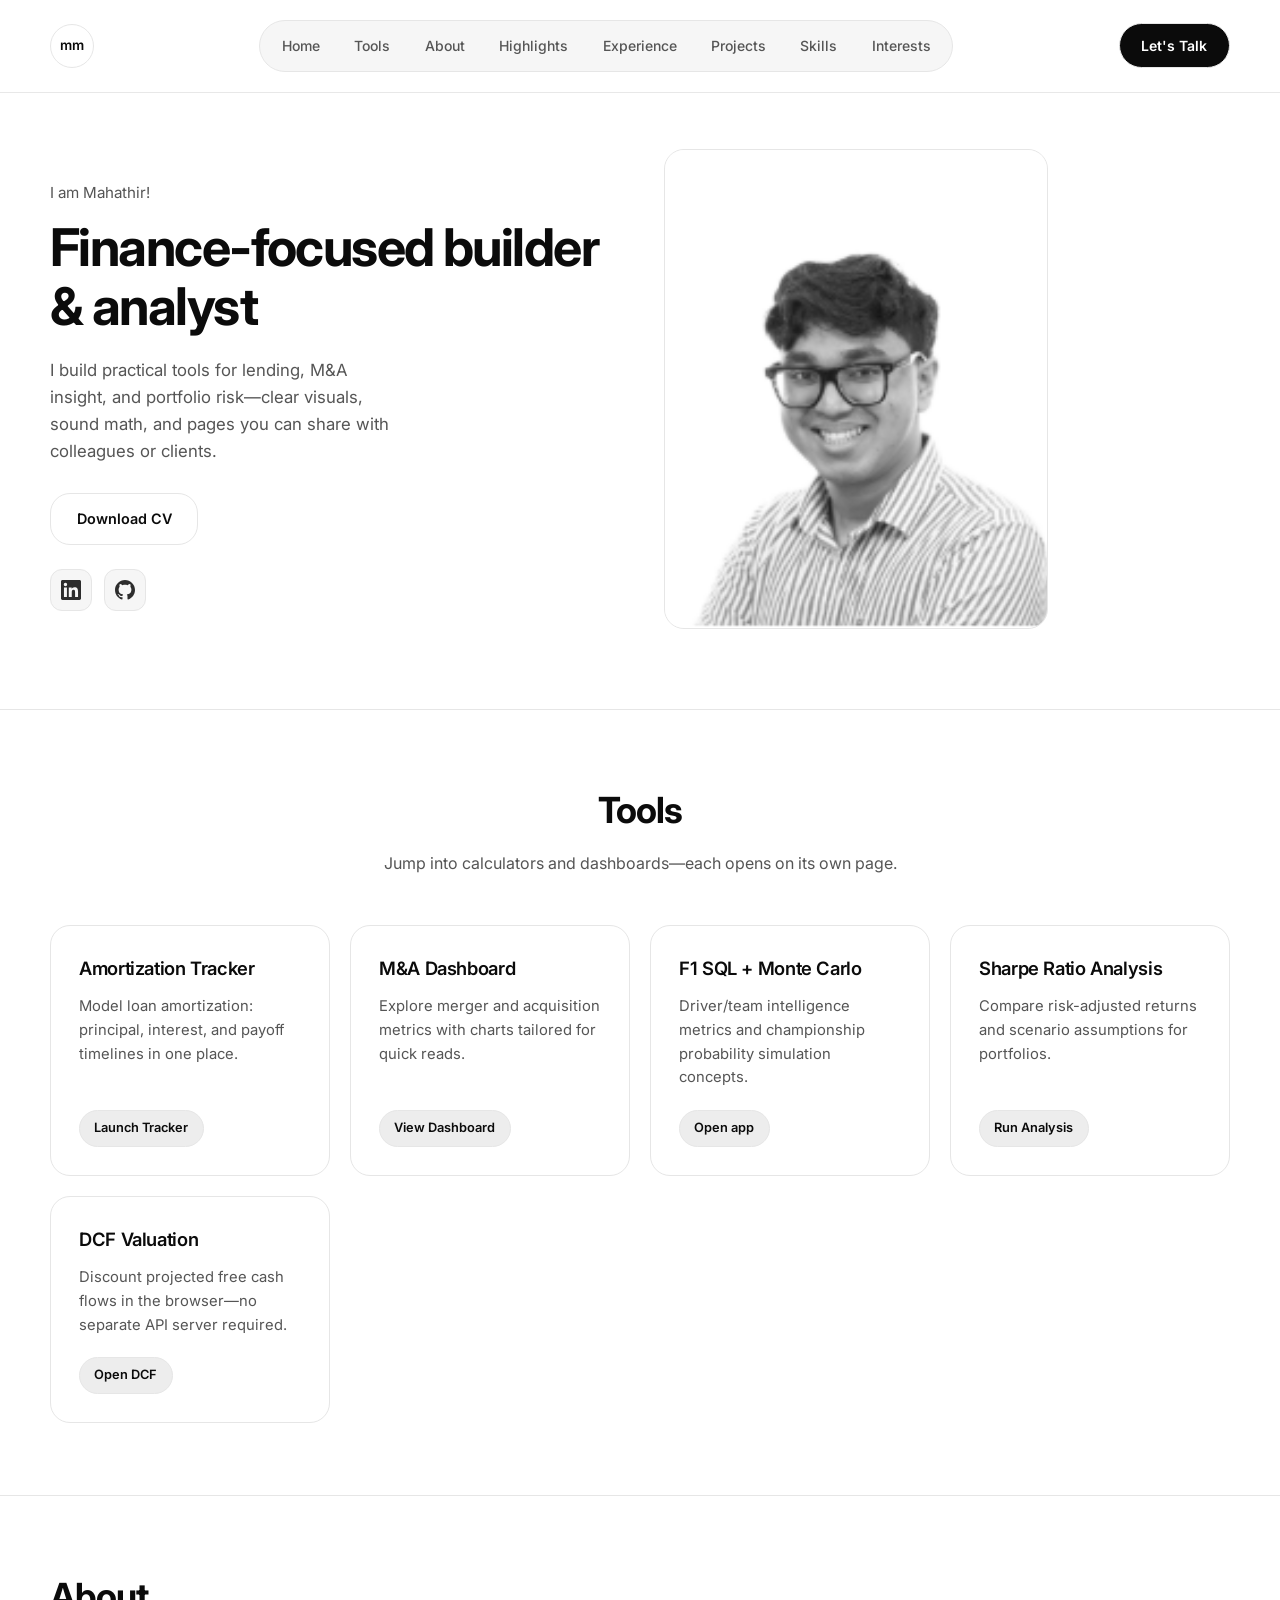
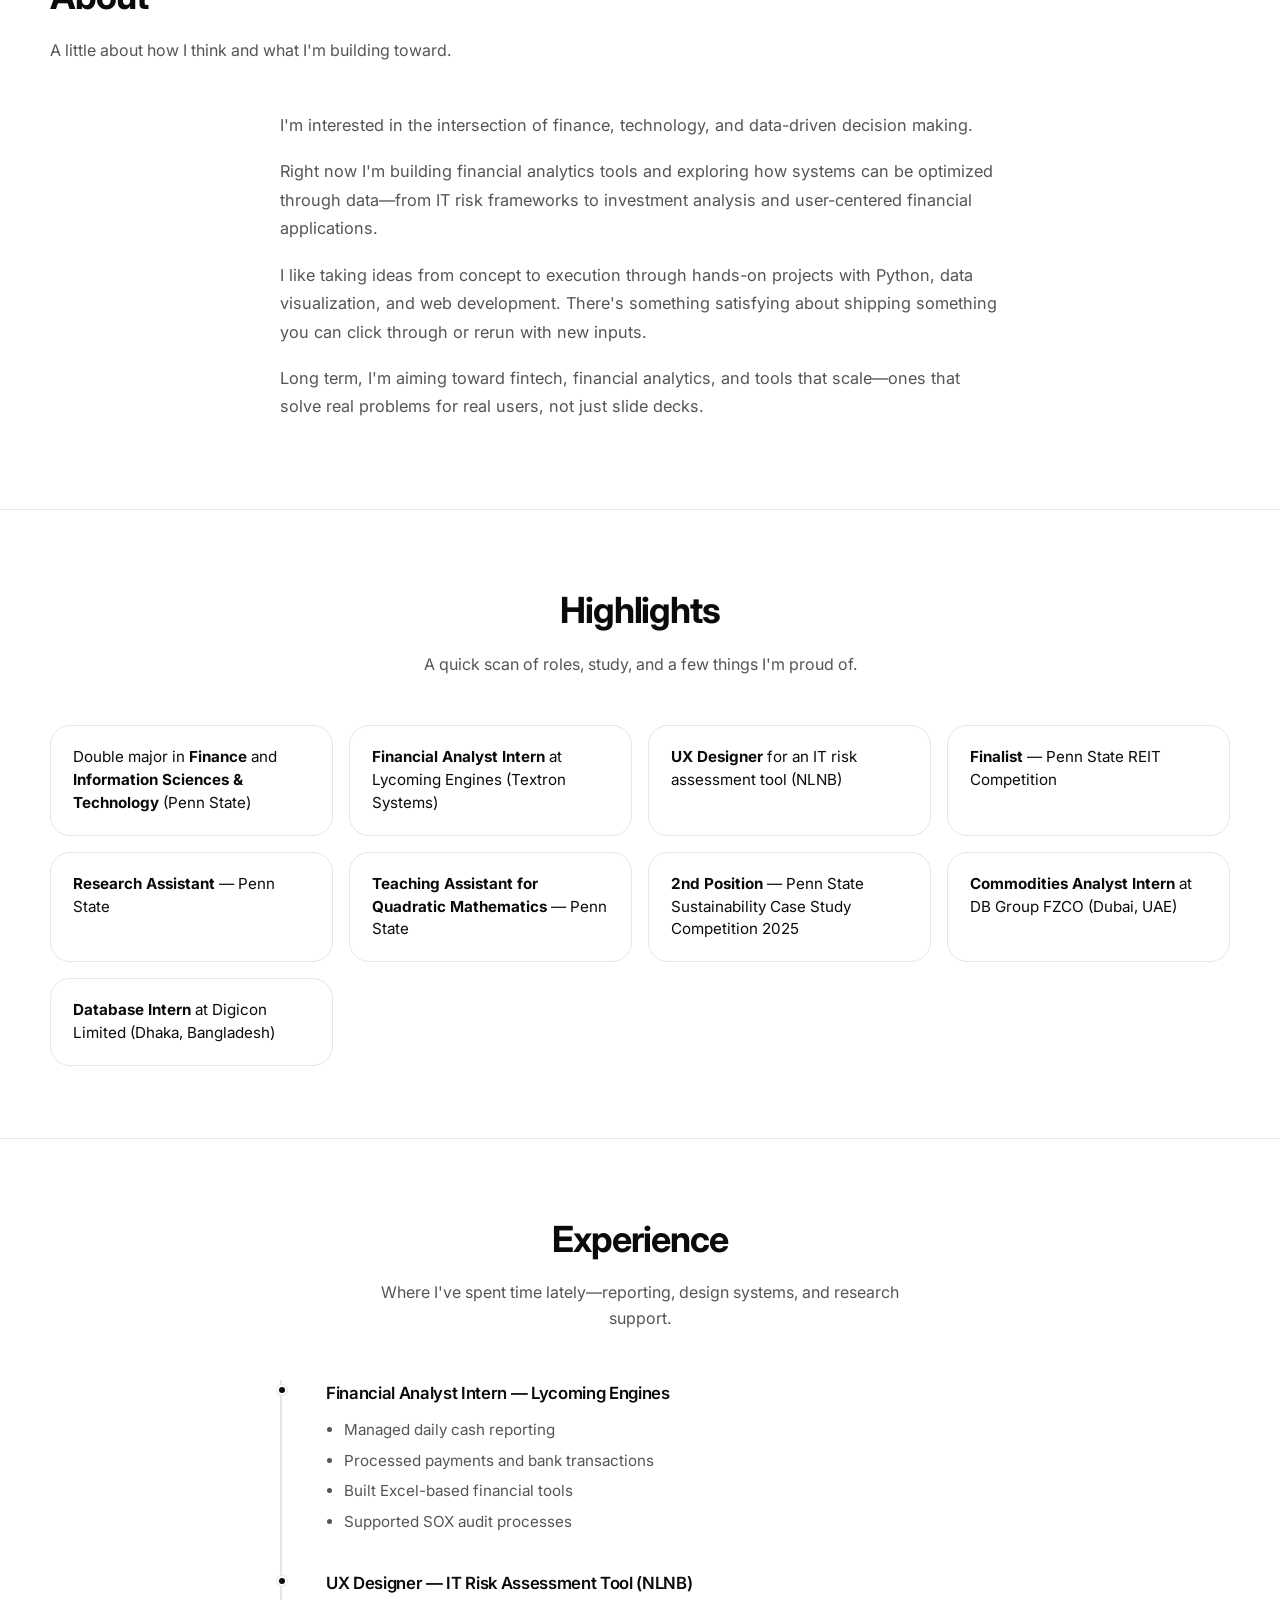
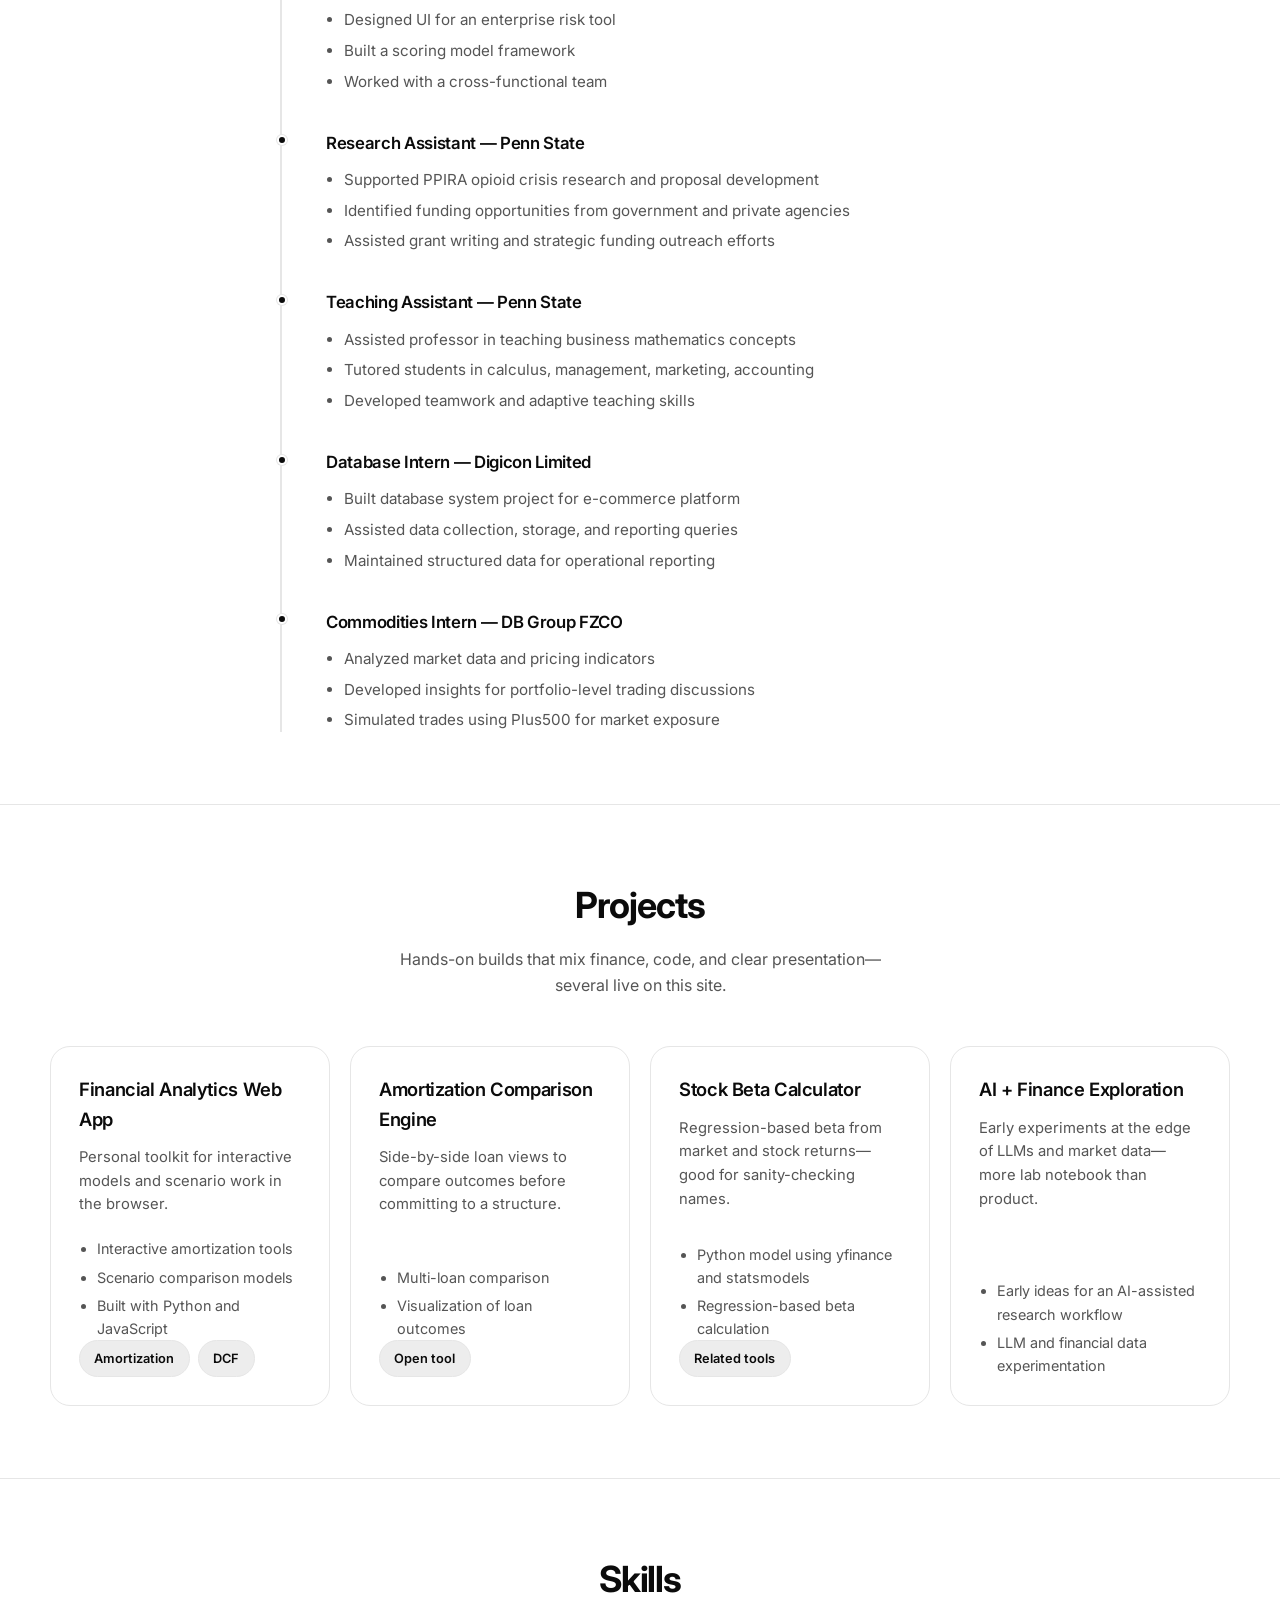
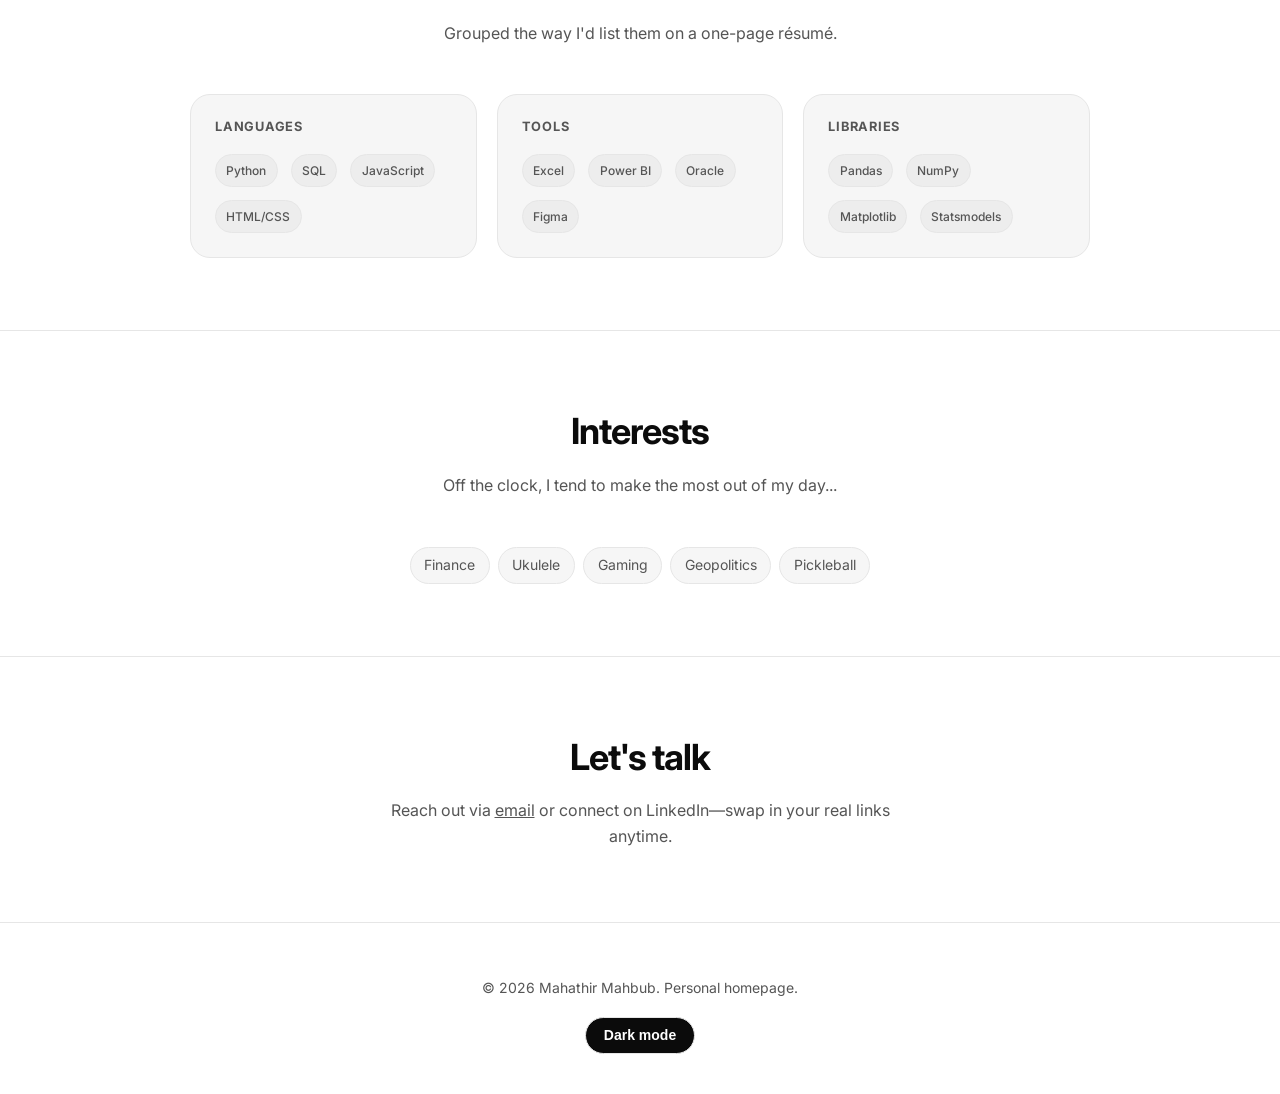
<file: index.html>
<!DOCTYPE html>
<html lang="en">
<head>
  <meta charset="UTF-8">
  <meta name="viewport" content="width=device-width, initial-scale=1.0">
  <title>Mahathir Mahbub — Finance &amp; Analytics</title>
  <link rel="icon" href="favicon.ico" sizes="any">
  <link rel="preconnect" href="https://fonts.googleapis.com">
  <link rel="preconnect" href="https://fonts.gstatic.com" crossorigin>
  <link href="https://fonts.googleapis.com/css2?family=Inter:wght@400;500;600;700&display=swap" rel="stylesheet">
  <link rel="stylesheet" href="assets/site.css">
  <style>
    .section-head--left {
      text-align: left;
      margin-left: 0;
      margin-right: auto;
      max-width: 640px;
    }
    .about-prose {
      max-width: 720px;
      margin: 0 auto;
      color: var(--muted);
      font-size: 1.02rem;
      line-height: 1.75;
    }
    .about-prose p + p { margin-top: 1.1rem; }
    .highlight-grid {
      display: grid;
      grid-template-columns: repeat(auto-fill, minmax(240px, 1fr));
      gap: 1rem;
    }
    .highlight-card {
      background: var(--surface-elevated);
      border: 1px solid var(--border);
      border-radius: var(--radius-lg);
      padding: 1.25rem 1.35rem;
      font-size: 0.95rem;
      line-height: 1.5;
    }
    .resume-timeline {
      position: relative;
      max-width: 720px;
      margin: 0 auto;
      padding-left: 1.25rem;
      border-left: 2px solid var(--border);
    }
    .resume-timeline-item {
      position: relative;
      padding-bottom: 2.25rem;
      padding-left: 1.5rem;
    }
    .resume-timeline-item:last-child { padding-bottom: 0; }
    .resume-timeline-item::before {
      content: "";
      position: absolute;
      left: calc(-1.25rem - 5px);
      top: 0.35rem;
      width: 10px;
      height: 10px;
      border-radius: 50%;
      background: var(--text);
      border: 2px solid var(--bg);
      box-shadow: 0 0 0 1px var(--border);
    }
    .resume-role-title {
      font-size: 1.05rem;
      font-weight: 600;
      margin: 0 0 0.65rem;
      letter-spacing: -0.02em;
    }
    .resume-role-list {
      margin: 0;
      padding-left: 1.15rem;
      color: var(--muted);
      font-size: 0.95rem;
      line-height: 1.65;
    }
    .resume-role-list li + li { margin-top: 0.35rem; }
    .project-card-resume ul {
      margin: 0;
      padding-left: 1.1rem;
      color: var(--muted);
      font-size: 0.9rem;
      line-height: 1.6;
    }
    .project-card-resume li + li { margin-top: 0.35rem; }
    .skills-grouped {
      display: grid;
      grid-template-columns: repeat(auto-fit, minmax(220px, 1fr));
      gap: 1.25rem;
      max-width: 900px;
      margin: 0 auto;
    }
    .skills-group {
      background: var(--surface);
      border: 1px solid var(--border);
      border-radius: var(--radius-lg);
      padding: 1.35rem 1.5rem;
    }
    .skills-group h3 {
      font-size: 0.8rem;
      font-weight: 700;
      text-transform: uppercase;
      letter-spacing: 0.06em;
      color: var(--muted);
      margin: 0 0 0.85rem;
    }
    .skills-group .skill-tags span {
      display: inline-block;
      margin: 0.2rem 0.35rem 0.2rem 0;
    }
    .interests-chips {
      display: flex;
      flex-wrap: wrap;
      gap: 0.5rem;
      justify-content: center;
      max-width: 560px;
      margin: 0 auto;
    }
    .interest-chip {
      font-size: 0.875rem;
      padding: 0.4rem 0.85rem;
      border-radius: var(--radius-pill);
      border: 1px solid var(--border);
      background: var(--surface);
      color: var(--muted);
    }
  </style>
</head>
<body>
  <header class="site-header">
    <div class="container-narrow header-inner">
      <a href="index.html" class="logo-mark" aria-label="Home">mm</a>
      <nav class="nav-pill" aria-label="Primary">
        <a href="#home">Home</a>
        <a href="#tools">Tools</a>
        <a href="#about">About</a>
        <a href="#highlights">Highlights</a>
        <a href="#experience">Experience</a>
        <a href="#projects">Projects</a>
        <a href="#skills">Skills</a>
        <a href="#interests">Interests</a>
      </nav>
      <a class="btn-pill" href="#contact">Let&apos;s Talk</a>
    </div>
  </header>

  <main id="home">
    <section class="hero">
      <div class="container-narrow hero-grid">
        <div class="hero-copy">
          <p class="hero-eyebrow">I am Mahathir!</p>
          <h1>Finance-focused builder &amp; analyst</h1>
          <p class="hero-lead">
            I build practical tools for lending, M&amp;A insight, and portfolio risk—clear visuals,
            sound math, and pages you can share with colleagues or clients.
          </p>
          <div class="hero-actions">
            <a class="btn-rect" href="assets/Mahathir Resume .pdf" title="Replace with your résumé PDF or link">Download CV</a>
          </div>
          <div class="social-row" aria-label="Social links">
            <a href="https://www.linkedin.com/in/mahathir-mahbub-590289229/" target="_blank" rel="noopener noreferrer" aria-label="LinkedIn">
              <svg xmlns="http://www.w3.org/2000/svg" viewBox="0 0 24 24" fill="currentColor" aria-hidden="true"><path d="M20.447 20.452h-3.554v-5.569c0-1.328-.027-3.037-1.852-3.037-1.853 0-2.136 1.445-2.136 2.939v5.667H9.351V9h3.414v1.561h.046c.477-.9 1.637-1.85 3.37-1.85 3.601 0 4.267 2.37 4.267 5.455v6.286zM5.337 7.433a2.062 2.062 0 01-2.063-2.065 2.064 2.064 0 112.063 2.065zm1.782 13.019H3.555V9h3.564v11.452zM22.225 0H1.771C.792 0 0 .774 0 1.729v20.542C0 23.227.792 24 1.771 24h20.451C23.2 24 24 23.227 24 22.271V1.729C24 .774 23.2 0 22.222 0h.003z"/></svg>
            </a>
            <a href="https://github.com/mxm6990" target="_blank" rel="noopener noreferrer" aria-label="GitHub">
              <svg xmlns="http://www.w3.org/2000/svg" viewBox="0 0 24 24" fill="currentColor" aria-hidden="true"><path d="M12 0c-6.626 0-12 5.373-12 12 0 5.302 3.438 9.8 8.207 11.387.599.111.793-.261.793-.577v-2.234c-3.338.726-4.033-1.416-4.033-1.416-.546-1.387-1.333-1.756-1.333-1.756-1.089-.745.083-.729.083-.729 1.205.084 1.839 1.237 1.839 1.237 1.07 1.834 2.807 1.304 3.492.997.107-.775.418-1.305.762-1.604-2.665-.305-5.467-1.334-5.467-5.931 0-1.311.469-2.381 1.236-3.221-.124-.303-.535-1.524.117-3.176 0 0 1.008-.322 3.301 1.23.957-.266 1.983-.399 3.003-.404 1.02.005 2.047.138 3.006.404 2.291-1.552 3.297-1.23 3.297-1.23.653 1.653.242 2.874.118 3.176.77.84 1.235 1.911 1.235 3.221 0 4.609-2.807 5.624-5.479 5.921.43.372.823 1.102.823 2.222v3.293c0 .319.192.694.801.576 4.765-1.589 8.199-6.086 8.199-11.386 0-6.627-5.373-12-12-12z"/></svg>
            </a>
          </div>
        </div>
        <div class="hero-visual">
          <div class="hero-photo-wrap">
            <img src="assets/portrait.png" width="640" height="800" alt="Mahathir Mahbub">
          </div>
        </div>
      </div>
    </section>

    <section id="tools" class="section">
      <div class="container-narrow">
        <div class="section-head">
          <h2>Tools</h2>
          <p>Jump into calculators and dashboards—each opens on its own page.</p>
        </div>
        <div class="cards-row" style="grid-template-columns: repeat(auto-fill, minmax(260px, 1fr));">
          <article class="tool-card">
            <h3>Amortization Tracker</h3>
            <p>Model loan amortization: principal, interest, and payoff timelines in one place.</p>
            <div class="card-pills">
              <a href="amortization-tracker.html">Launch Tracker</a>
            </div>
          </article>
          <article class="tool-card">
            <h3>M&amp;A Dashboard</h3>
            <p>Explore merger and acquisition metrics with charts tailored for quick reads.</p>
            <div class="card-pills">
              <a href="ma-dashboard.html">View Dashboard</a>
            </div>
          </article>
          <article class="tool-card">
            <h3>F1 SQL + Monte Carlo</h3>
            <p>Driver/team intelligence metrics and championship probability simulation concepts.</p>
            <div class="card-pills">
              <a href="f1-analytics/f1-sql-monte-carlo.html">Open app</a>
            </div>
          </article>
          <article class="tool-card">
            <h3>Sharpe Ratio Analysis</h3>
            <p>Compare risk-adjusted returns and scenario assumptions for portfolios.</p>
            <div class="card-pills">
              <a href="sharpe-ratio.html">Run Analysis</a>
            </div>
          </article>
          <article class="tool-card">
            <h3>DCF Valuation</h3>
            <p>Discount projected free cash flows in the browser—no separate API server required.</p>
            <div class="card-pills">
              <a href="dcf.html">Open DCF</a>
            </div>
          </article>
        </div>
      </div>
    </section>

    <section id="about" class="section">
      <div class="container-narrow">
        <div class="section-head section-head--left">
          <h2>About</h2>
          <p>A little about how I think and what I&apos;m building toward.</p>
        </div>
        <div class="about-prose">
          <p>I&apos;m interested in the intersection of finance, technology, and data-driven decision making.</p>
          <p>Right now I&apos;m building financial analytics tools and exploring how systems can be optimized through data—from IT risk frameworks to investment analysis and user-centered financial applications.</p>
          <p>I like taking ideas from concept to execution through hands-on projects with Python, data visualization, and web development. There&apos;s something satisfying about shipping something you can click through or rerun with new inputs.</p>
          <p>Long term, I&apos;m aiming toward fintech, financial analytics, and tools that scale—ones that solve real problems for real users, not just slide decks.</p>
        </div>
      </div>
    </section>

    <section id="highlights" class="section">
      <div class="container-narrow">
        <div class="section-head">
          <h2>Highlights</h2>
          <p>A quick scan of roles, study, and a few things I&apos;m proud of.</p>
        </div>
        <div class="highlight-grid">
          <div class="highlight-card">Double major in <strong>Finance</strong> and <strong>Information Sciences &amp; Technology</strong> (Penn State)</div>
          <div class="highlight-card"><strong>Financial Analyst Intern</strong> at Lycoming Engines (Textron Systems)</div>
          <div class="highlight-card"><strong>UX Designer</strong> for an IT risk assessment tool (NLNB)</div>
          <div class="highlight-card"><strong>Finalist</strong> — Penn State REIT Competition</div>
          <div class="highlight-card"><strong>Research Assistant</strong> — Penn State</div>
          <div class="highlight-card"><strong>Teaching Assistant for Quadratic Mathematics</strong> — Penn State</div>
          <div class="highlight-card"><strong>2nd Position</strong> — Penn State Sustainability Case Study Competition 2025</div>
          <div class="highlight-card"><strong>Commodities Analyst Intern</strong> at DB Group FZCO (Dubai, UAE)</div>
          <div class="highlight-card"><strong>Database Intern</strong> at Digicon Limited (Dhaka, Bangladesh)</div>
        </div>
      </div>
    </section>

    <section id="experience" class="section">
      <div class="container-narrow">
        <div class="section-head">
          <h2>Experience</h2>
          <p>Where I&apos;ve spent time lately—reporting, design systems, and research support.</p>
        </div>
        <div class="resume-timeline">
          <article class="resume-timeline-item">
            <h3 class="resume-role-title">Financial Analyst Intern — Lycoming Engines</h3>
            <ul class="resume-role-list">
              <li>Managed daily cash reporting</li>
              <li>Processed payments and bank transactions</li>
              <li>Built Excel-based financial tools</li>
              <li>Supported SOX audit processes</li>
            </ul>
          </article>
          <article class="resume-timeline-item">
            <h3 class="resume-role-title">UX Designer — IT Risk Assessment Tool (NLNB)</h3>
            <ul class="resume-role-list">
              <li>Designed UI for an enterprise risk tool</li>
              <li>Built a scoring model framework</li>
              <li>Worked with a cross-functional team</li>
            </ul>
          </article>
          <article class="resume-timeline-item">
            <h3 class="resume-role-title">Research Assistant — Penn State</h3>
            <ul class="resume-role-list">
              <li>Supported PPIRA opioid crisis research and proposal development</li>
              <li>Identified funding opportunities from government and private agencies</li>
              <li>Assisted grant writing and strategic funding outreach efforts</li>
            </ul>
          </article>
          <article class="resume-timeline-item">
            <h3 class="resume-role-title">Teaching Assistant — Penn State</h3>
            <ul class="resume-role-list">
              <li>Assisted professor in teaching business mathematics concepts</li>
              <li>Tutored students in calculus, management, marketing, accounting</li>
              <li>Developed teamwork and adaptive teaching skills</li>
            </ul>
          </article>
          <article class="resume-timeline-item">
            <h3 class="resume-role-title">Database Intern — Digicon Limited</h3>
            <ul class="resume-role-list">
              <li>Built database system project for e-commerce platform</li>
              <li>Assisted data collection, storage, and reporting queries</li>
              <li>Maintained structured data for operational reporting</li>
            </ul>
          </article>
          <article class="resume-timeline-item">
            <h3 class="resume-role-title">Commodities Intern — DB Group FZCO</h3>
            <ul class="resume-role-list">
              <li>Analyzed market data and pricing indicators</li>
              <li>Developed insights for portfolio-level trading discussions</li>
              <li>Simulated trades using Plus500 for market exposure</li>
            </ul>
          </article>
        </div>
      </div>
    </section>

    <section id="projects" class="section">
      <div class="container-narrow">
        <div class="section-head">
          <h2>Projects</h2>
          <p>Hands-on builds that mix finance, code, and clear presentation—several live on this site.</p>
        </div>
        <div class="cards-row" style="grid-template-columns: repeat(auto-fill, minmax(260px, 1fr));">
          <article class="tool-card project-card-resume">
            <h3>Financial Analytics Web App</h3>
            <p>Personal toolkit for interactive models and scenario work in the browser.</p>
            <ul>
              <li>Interactive amortization tools</li>
              <li>Scenario comparison models</li>
              <li>Built with Python and JavaScript</li>
            </ul>
            <div class="card-pills" style="margin-top: auto;">
              <a href="amortization-tracker.html">Amortization</a>
              <a href="dcf.html">DCF</a>
            </div>
          </article>
          <article class="tool-card project-card-resume">
            <h3>Amortization Comparison Engine</h3>
            <p>Side-by-side loan views to compare outcomes before committing to a structure.</p>
            <ul>
              <li>Multi-loan comparison</li>
              <li>Visualization of loan outcomes</li>
            </ul>
            <div class="card-pills" style="margin-top: auto;">
              <a href="amortization-comparison.html">Open tool</a>
            </div>
          </article>
          <article class="tool-card project-card-resume">
            <h3>Stock Beta Calculator</h3>
            <p>Regression-based beta from market and stock returns—good for sanity-checking names.</p>
            <ul>
              <li>Python model using yfinance and statsmodels</li>
              <li>Regression-based beta calculation</li>
            </ul>
            <div class="card-pills" style="margin-top: auto;">
              <a href="sharpe-ratio.html">Related tools</a>
            </div>
          </article>
          <article class="tool-card project-card-resume">
            <h3>AI + Finance Exploration</h3>
            <p>Early experiments at the edge of LLMs and market data—more lab notebook than product.</p>
            <ul>
              <li>Early ideas for an AI-assisted research workflow</li>
              <li>LLM and financial data experimentation</li>
            </ul>
          </article>
        </div>
      </div>
    </section>

    <section id="skills" class="section">
      <div class="container-narrow">
        <div class="section-head">
          <h2>Skills</h2>
          <p>Grouped the way I&apos;d list them on a one-page résumé.</p>
        </div>
        <div class="skills-grouped">
          <div class="skills-group">
            <h3>Languages</h3>
            <div class="skill-tags">
              <span>Python</span>
              <span>SQL</span>
              <span>JavaScript</span>
              <span>HTML/CSS</span>
            </div>
          </div>
          <div class="skills-group">
            <h3>Tools</h3>
            <div class="skill-tags">
              <span>Excel</span>
              <span>Power BI</span>
              <span>Oracle</span>
              <span>Figma</span>
            </div>
          </div>
          <div class="skills-group">
            <h3>Libraries</h3>
            <div class="skill-tags">
              <span>Pandas</span>
              <span>NumPy</span>
              <span>Matplotlib</span>
              <span>Statsmodels</span>
            </div>
          </div>
        </div>
      </div>
    </section>

    <section id="interests" class="section">
      <div class="container-narrow">
        <div class="section-head">
          <h2>Interests</h2>
          <p>Off the clock, I tend to make the most out of my day...</p>
        </div>
        <div class="interests-chips" role="list">
          <span class="interest-chip" role="listitem">Finance</span>
          <span class="interest-chip" role="listitem">Ukulele</span>
          <span class="interest-chip" role="listitem">Gaming</span>
          <span class="interest-chip" role="listitem">Geopolitics</span>
          <span class="interest-chip" role="listitem">Pickleball</span>
        </div>
      </div>
    </section>

    <section id="contact" class="section">
      <div class="container-narrow section-head" style="margin-bottom: 0;">
        <h2>Let&apos;s talk</h2>
        <p>
          Reach out via
          <a href="mailto:mxm6990@psu.edu" style="text-decoration: underline;">email</a>
          or connect on LinkedIn—swap in your real links anytime.
        </p>
      </div>
    </section>
  </main>

  <footer class="site-footer">
    <div class="container-narrow">
      <p>&copy; <span id="y"></span> Mahathir Mahbub. Personal homepage.</p>
      <div class="footer-theme-row">
        <button id="themeToggle" class="btn-pill theme-toggle-btn" type="button">Light mode</button>
      </div>
    </div>
  </footer>
  <script>
    document.getElementById("y").textContent = new Date().getFullYear();
  </script>
  <script src="assets/theme.js"></script>
</body>
</html>
</file>
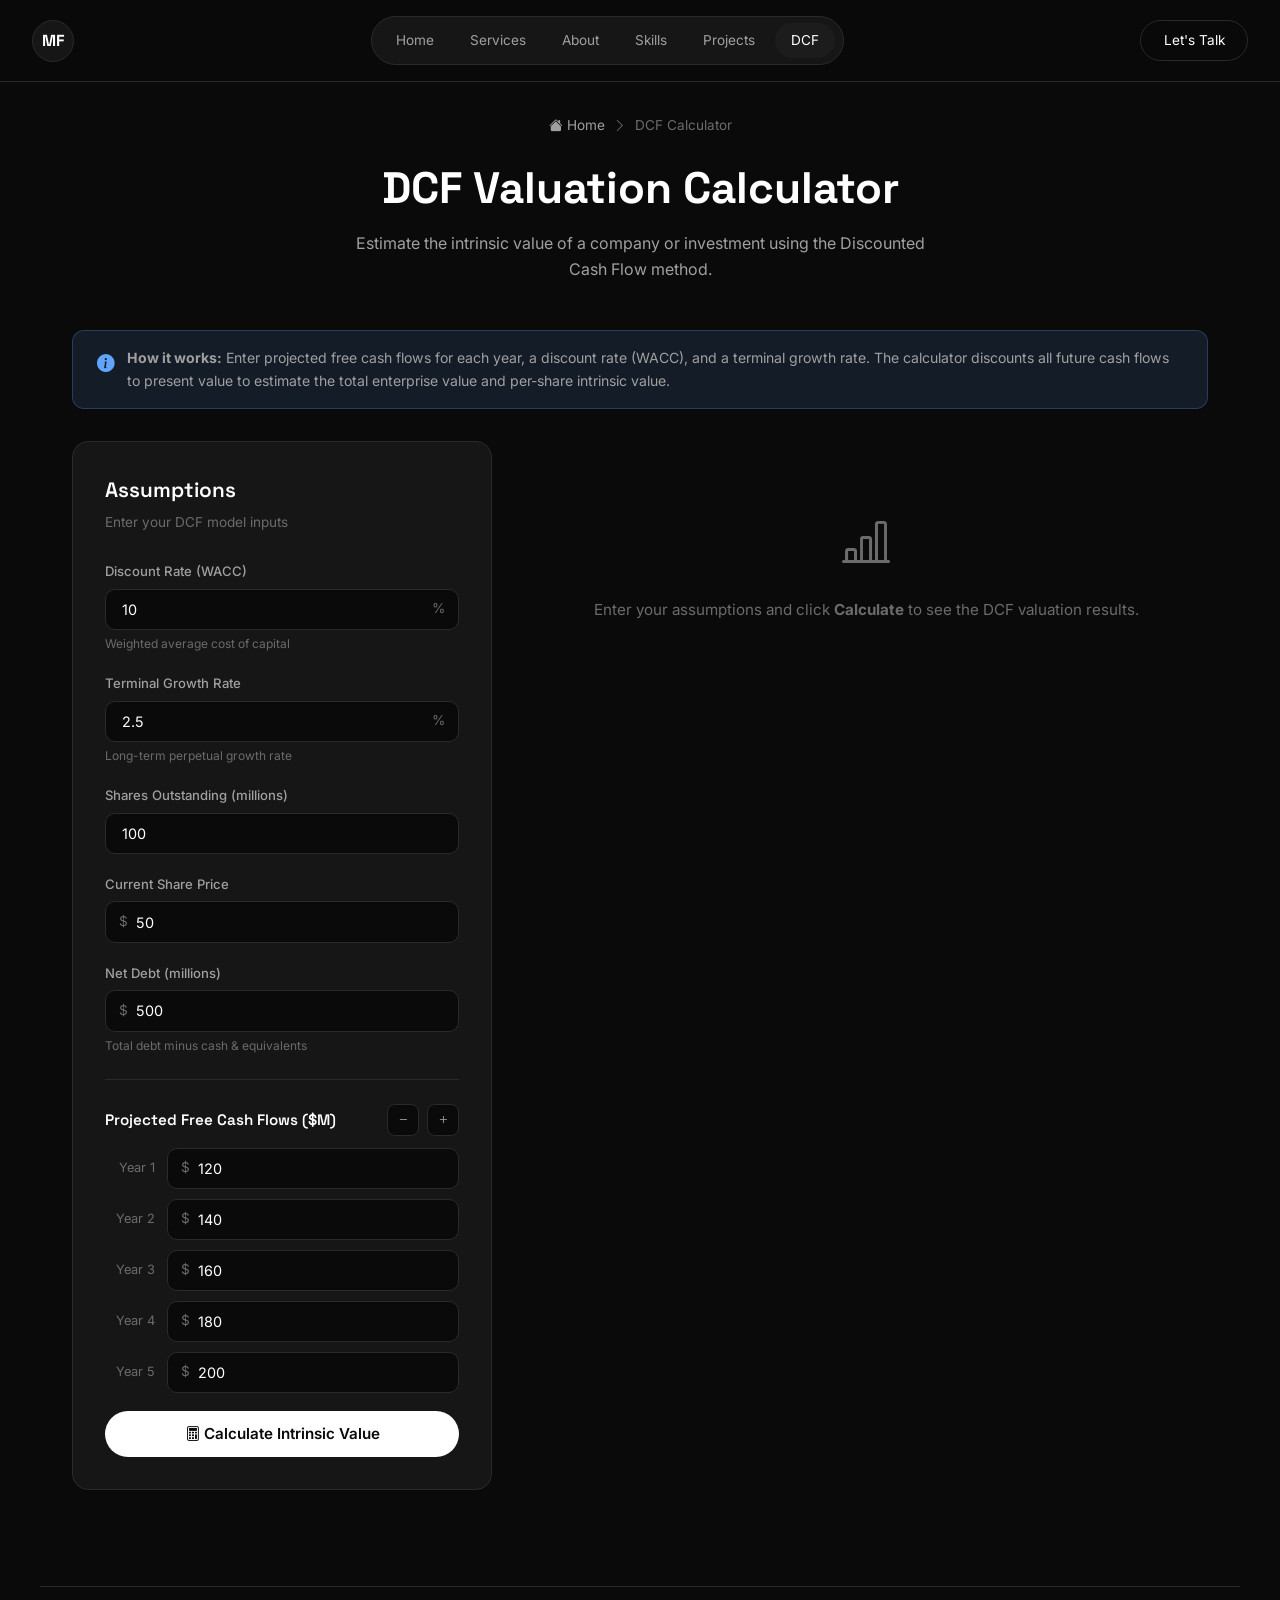
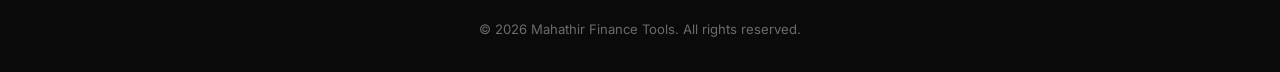
<file: dcf.html>
<!DOCTYPE html>
<html lang="en">
<head>
    <meta charset="UTF-8">
    <meta name="viewport" content="width=device-width, initial-scale=1.0">
    <title>DCF Calculator | Mahathir Finance Tools</title>

    <!-- Google Fonts -->
    <link rel="preconnect" href="https://fonts.googleapis.com">
    <link rel="preconnect" href="https://fonts.gstatic.com" crossorigin>
    <link href="https://fonts.googleapis.com/css2?family=Inter:wght@400;500;600;700&family=Space+Grotesk:wght@400;500;600;700&display=swap" rel="stylesheet">

    <!-- Bootstrap Icons -->
    <link rel="stylesheet" href="https://cdn.jsdelivr.net/npm/bootstrap-icons@1.11.3/font/bootstrap-icons.min.css">

    <style>
        *, *::before, *::after {
            margin: 0;
            padding: 0;
            box-sizing: border-box;
        }

        :root {
            --bg-primary: #0a0a0a;
            --bg-secondary: #111111;
            --bg-card: #161616;
            --bg-card-hover: #1c1c1c;
            --border-color: #2a2a2a;
            --text-primary: #ffffff;
            --text-secondary: #a0a0a0;
            --text-muted: #6b6b6b;
            --accent: #e0e0e0;
            --accent-hover: #ffffff;
            --tag-bg: #1a1a1a;
            --tag-border: #333333;
            --green: #4ade80;
            --green-dim: rgba(74, 222, 128, 0.12);
            --red: #f87171;
            --red-dim: rgba(248, 113, 113, 0.12);
            --blue: #60a5fa;
            --blue-dim: rgba(96, 165, 250, 0.12);
        }

        html {
            scroll-behavior: smooth;
        }

        body {
            font-family: 'Inter', sans-serif;
            background-color: var(--bg-primary);
            color: var(--text-primary);
            line-height: 1.6;
            overflow-x: hidden;
        }

        h1, h2, h3, h4 {
            font-family: 'Space Grotesk', sans-serif;
        }

        a {
            text-decoration: none;
            color: inherit;
        }

        /* ── Navbar ── */
        .navbar {
            position: fixed;
            top: 0;
            left: 0;
            right: 0;
            z-index: 1000;
            padding: 1rem 2rem;
            display: flex;
            align-items: center;
            justify-content: space-between;
            background: rgba(10, 10, 10, 0.85);
            backdrop-filter: blur(12px);
            border-bottom: 1px solid var(--border-color);
        }

        .navbar-logo {
            width: 42px;
            height: 42px;
            border-radius: 50%;
            background: var(--bg-card);
            border: 1px solid var(--border-color);
            display: flex;
            align-items: center;
            justify-content: center;
            font-family: 'Space Grotesk', sans-serif;
            font-weight: 700;
            font-size: 1rem;
            color: var(--text-primary);
        }

        .navbar-links {
            display: flex;
            gap: 0.25rem;
            background: var(--bg-card);
            border: 1px solid var(--border-color);
            border-radius: 50px;
            padding: 0.4rem 0.5rem;
        }

        .navbar-links a {
            padding: 0.4rem 1rem;
            border-radius: 50px;
            font-size: 0.85rem;
            color: var(--text-secondary);
            transition: all 0.3s ease;
        }

        .navbar-links a:hover,
        .navbar-links a.active {
            color: var(--text-primary);
            background: var(--bg-card-hover);
        }

        .navbar-cta {
            padding: 0.55rem 1.4rem;
            border-radius: 50px;
            border: 1px solid var(--border-color);
            background: transparent;
            color: var(--text-primary);
            font-size: 0.85rem;
            cursor: pointer;
            transition: all 0.3s ease;
        }

        .navbar-cta:hover {
            background: var(--text-primary);
            color: var(--bg-primary);
        }

        .hamburger {
            display: none;
            flex-direction: column;
            gap: 5px;
            background: none;
            border: none;
            cursor: pointer;
            padding: 4px;
        }

        .hamburger span {
            display: block;
            width: 24px;
            height: 2px;
            background: var(--text-primary);
            border-radius: 2px;
            transition: all 0.3s ease;
        }

        /* ── Page Layout ── */
        .page-wrapper {
            max-width: 1200px;
            margin: 0 auto;
            padding: 7rem 2rem 4rem;
        }

        /* ── Page Header ── */
        .page-header {
            text-align: center;
            margin-bottom: 3rem;
        }

        .page-header .breadcrumb {
            display: inline-flex;
            align-items: center;
            gap: 0.5rem;
            font-size: 0.85rem;
            color: var(--text-muted);
            margin-bottom: 1rem;
        }

        .page-header .breadcrumb a {
            color: var(--text-secondary);
            transition: color 0.2s;
        }

        .page-header .breadcrumb a:hover {
            color: var(--text-primary);
        }

        .page-header h1 {
            font-size: 2.75rem;
            font-weight: 700;
            margin-bottom: 0.5rem;
        }

        .page-header p {
            color: var(--text-secondary);
            font-size: 1rem;
            max-width: 600px;
            margin: 0 auto;
        }

        /* ── Info Banner ── */
        .info-banner {
            background: var(--blue-dim);
            border: 1px solid rgba(96, 165, 250, 0.25);
            border-radius: 12px;
            padding: 1rem 1.5rem;
            margin-bottom: 2rem;
            display: flex;
            align-items: flex-start;
            gap: 0.75rem;
            font-size: 0.88rem;
            color: var(--text-secondary);
            line-height: 1.6;
        }

        .info-banner i {
            color: var(--blue);
            font-size: 1.1rem;
            margin-top: 2px;
            flex-shrink: 0;
        }

        /* ── Two-Column Layout ── */
        .calculator-layout {
            display: grid;
            grid-template-columns: 420px 1fr;
            gap: 2rem;
            align-items: start;
        }

        /* ── Card ── */
        .calc-card {
            background: var(--bg-card);
            border: 1px solid var(--border-color);
            border-radius: 16px;
            padding: 2rem;
        }

        .calc-card h2 {
            font-size: 1.3rem;
            font-weight: 600;
            margin-bottom: 0.25rem;
        }

        .calc-card .card-desc {
            font-size: 0.85rem;
            color: var(--text-muted);
            margin-bottom: 1.75rem;
        }

        /* ── Form Controls ── */
        .form-group {
            margin-bottom: 1.25rem;
        }

        .form-group label {
            display: block;
            font-size: 0.82rem;
            font-weight: 500;
            color: var(--text-secondary);
            margin-bottom: 0.4rem;
        }

        .form-group .hint {
            font-size: 0.75rem;
            color: var(--text-muted);
            margin-top: 0.25rem;
        }

        .input-wrapper {
            position: relative;
        }

        .input-wrapper .prefix,
        .input-wrapper .suffix {
            position: absolute;
            top: 50%;
            transform: translateY(-50%);
            font-size: 0.85rem;
            color: var(--text-muted);
            pointer-events: none;
        }

        .input-wrapper .prefix {
            left: 14px;
        }

        .input-wrapper .suffix {
            right: 14px;
        }

        .input-wrapper input {
            width: 100%;
        }

        .input-wrapper input.has-prefix {
            padding-left: 30px;
        }

        .input-wrapper input.has-suffix {
            padding-right: 36px;
        }

        input[type="number"],
        input[type="text"] {
            width: 100%;
            padding: 0.7rem 1rem;
            background: var(--bg-primary);
            border: 1px solid var(--border-color);
            border-radius: 10px;
            color: var(--text-primary);
            font-family: 'Inter', sans-serif;
            font-size: 0.9rem;
            transition: border-color 0.2s;
            -moz-appearance: textfield;
        }

        input::-webkit-outer-spin-button,
        input::-webkit-inner-spin-button {
            -webkit-appearance: none;
            margin: 0;
        }

        input:focus {
            outline: none;
            border-color: #555;
        }

        /* ── Cash Flow Rows ── */
        .cf-header {
            display: flex;
            justify-content: space-between;
            align-items: center;
            margin-bottom: 0.75rem;
        }

        .cf-header h3 {
            font-size: 0.95rem;
            font-weight: 600;
        }

        .cf-actions {
            display: flex;
            gap: 0.5rem;
        }

        .btn-icon {
            width: 32px;
            height: 32px;
            border-radius: 8px;
            border: 1px solid var(--border-color);
            background: var(--bg-primary);
            color: var(--text-secondary);
            display: flex;
            align-items: center;
            justify-content: center;
            cursor: pointer;
            transition: all 0.2s;
            font-size: 0.9rem;
        }

        .btn-icon:hover {
            border-color: #555;
            color: var(--text-primary);
        }

        .cf-row {
            display: flex;
            align-items: center;
            gap: 0.75rem;
            margin-bottom: 0.6rem;
        }

        .cf-row .year-label {
            font-size: 0.8rem;
            color: var(--text-muted);
            width: 50px;
            flex-shrink: 0;
            text-align: right;
        }

        .cf-row input {
            flex: 1;
        }

        /* ── Calculate Button ── */
        .btn-calculate {
            width: 100%;
            padding: 0.85rem;
            border-radius: 50px;
            border: none;
            background: var(--text-primary);
            color: var(--bg-primary);
            font-family: 'Inter', sans-serif;
            font-size: 0.95rem;
            font-weight: 600;
            cursor: pointer;
            transition: all 0.3s ease;
            margin-top: 0.5rem;
        }

        .btn-calculate:hover {
            background: var(--accent);
            transform: translateY(-1px);
        }

        .btn-calculate:active {
            transform: translateY(0);
        }

        /* ── Results Panel ── */
        .results-panel {
            display: flex;
            flex-direction: column;
            gap: 1.5rem;
        }

        .result-hero {
            background: var(--bg-card);
            border: 1px solid var(--border-color);
            border-radius: 16px;
            padding: 2rem;
            text-align: center;
        }

        .result-hero .label {
            font-size: 0.85rem;
            color: var(--text-muted);
            margin-bottom: 0.5rem;
        }

        .result-hero .value {
            font-family: 'Space Grotesk', sans-serif;
            font-size: 3rem;
            font-weight: 700;
        }

        .result-hero .verdict {
            margin-top: 0.75rem;
            font-size: 0.9rem;
            font-weight: 500;
        }

        .verdict-tag {
            display: inline-flex;
            align-items: center;
            gap: 0.4rem;
            padding: 0.4rem 1rem;
            border-radius: 50px;
            font-size: 0.82rem;
            font-weight: 600;
        }

        .verdict-tag.undervalued {
            background: var(--green-dim);
            color: var(--green);
            border: 1px solid rgba(74, 222, 128, 0.3);
        }

        .verdict-tag.overvalued {
            background: var(--red-dim);
            color: var(--red);
            border: 1px solid rgba(248, 113, 113, 0.3);
        }

        .verdict-tag.fair {
            background: var(--blue-dim);
            color: var(--blue);
            border: 1px solid rgba(96, 165, 250, 0.3);
        }

        /* ── Metrics Grid ── */
        .metrics-grid {
            display: grid;
            grid-template-columns: repeat(3, 1fr);
            gap: 1rem;
        }

        .metric-card {
            background: var(--bg-card);
            border: 1px solid var(--border-color);
            border-radius: 14px;
            padding: 1.25rem;
        }

        .metric-card .metric-label {
            font-size: 0.78rem;
            color: var(--text-muted);
            margin-bottom: 0.4rem;
        }

        .metric-card .metric-value {
            font-family: 'Space Grotesk', sans-serif;
            font-size: 1.5rem;
            font-weight: 700;
        }

        .metric-card .metric-sub {
            font-size: 0.78rem;
            color: var(--text-muted);
            margin-top: 0.25rem;
        }

        /* ── Schedule Table ── */
        .schedule-card {
            background: var(--bg-card);
            border: 1px solid var(--border-color);
            border-radius: 16px;
            padding: 1.75rem;
            overflow-x: auto;
        }

        .schedule-card h3 {
            font-size: 1.1rem;
            font-weight: 600;
            margin-bottom: 1.25rem;
        }

        table {
            width: 100%;
            border-collapse: collapse;
            font-size: 0.85rem;
        }

        thead th {
            text-align: left;
            color: var(--text-muted);
            font-weight: 500;
            font-size: 0.78rem;
            text-transform: uppercase;
            letter-spacing: 0.5px;
            padding: 0.6rem 1rem;
            border-bottom: 1px solid var(--border-color);
        }

        thead th:not(:first-child) {
            text-align: right;
        }

        tbody td {
            padding: 0.7rem 1rem;
            border-bottom: 1px solid rgba(42, 42, 42, 0.5);
            color: var(--text-secondary);
        }

        tbody td:not(:first-child) {
            text-align: right;
            font-family: 'Space Grotesk', sans-serif;
            font-weight: 500;
        }

        tbody tr:last-child td {
            border-bottom: none;
        }

        tbody tr:hover td {
            background: var(--bg-card-hover);
        }

        tfoot td {
            padding: 0.75rem 1rem;
            border-top: 1px solid var(--border-color);
            font-weight: 600;
            color: var(--text-primary);
        }

        tfoot td:not(:first-child) {
            text-align: right;
            font-family: 'Space Grotesk', sans-serif;
        }

        /* ── Sensitivity Table ── */
        .sensitivity-card {
            background: var(--bg-card);
            border: 1px solid var(--border-color);
            border-radius: 16px;
            padding: 1.75rem;
            overflow-x: auto;
        }

        .sensitivity-card h3 {
            font-size: 1.1rem;
            font-weight: 600;
            margin-bottom: 0.4rem;
        }

        .sensitivity-card .card-desc {
            font-size: 0.82rem;
            color: var(--text-muted);
            margin-bottom: 1.25rem;
        }

        .sensitivity-card table th,
        .sensitivity-card table td {
            text-align: center;
            padding: 0.6rem 0.8rem;
            font-size: 0.82rem;
        }

        .sensitivity-card thead th {
            text-align: center;
        }

        .sensitivity-card tbody td:first-child {
            text-align: center;
            color: var(--text-muted);
            font-weight: 500;
        }

        .sensitivity-card .cell-highlight {
            background: rgba(96, 165, 250, 0.1);
            color: var(--blue);
            font-weight: 600;
            border-radius: 6px;
        }

        /* ── Empty State ── */
        .empty-state {
            text-align: center;
            padding: 4rem 2rem;
            color: var(--text-muted);
        }

        .empty-state i {
            font-size: 3rem;
            margin-bottom: 1rem;
            display: block;
        }

        .empty-state p {
            font-size: 0.95rem;
        }

        /* ── Footer ── */
        footer {
            text-align: center;
            padding: 2rem;
            border-top: 1px solid var(--border-color);
            color: var(--text-muted);
            font-size: 0.82rem;
            max-width: 1200px;
            margin: 2rem auto 0;
        }

        /* ── Responsive ── */
        @media (max-width: 900px) {
            .calculator-layout {
                grid-template-columns: 1fr;
            }

            .metrics-grid {
                grid-template-columns: 1fr;
            }

            .page-header h1 {
                font-size: 2rem;
            }
        }

        @media (max-width: 768px) {
            .navbar-links {
                display: none;
                position: absolute;
                top: 70px;
                left: 1rem;
                right: 1rem;
                flex-direction: column;
                background: var(--bg-card);
                border: 1px solid var(--border-color);
                border-radius: 16px;
                padding: 1rem;
            }

            .navbar-links.open {
                display: flex;
            }

            .hamburger {
                display: flex;
            }

            .navbar-cta {
                display: none;
            }
        }
    </style>
</head>
<body>

    <!-- ── Navbar ── -->
    <nav class="navbar">
        <a href="index.html" class="navbar-logo">MF</a>
        <div class="navbar-links" id="navLinks">
            <a href="index.html">Home</a>
            <a href="index.html#services">Services</a>
            <a href="index.html#about">About</a>
            <a href="index.html#skills">Skills</a>
            <a href="index.html#projects">Projects</a>
            <a href="dcf.html" class="active">DCF</a>
        </div>
        <button class="hamburger" id="hamburger" aria-label="Toggle menu">
            <span></span><span></span><span></span>
        </button>
        <a href="index.html#contact" class="navbar-cta">Let's Talk</a>
    </nav>

    <!-- ── Page Content ── -->
    <div class="page-wrapper">

        <!-- Header -->
        <div class="page-header">
            <div class="breadcrumb">
                <a href="index.html"><i class="bi bi-house-fill"></i> Home</a>
                <i class="bi bi-chevron-right"></i>
                <span>DCF Calculator</span>
            </div>
            <h1>DCF Valuation Calculator</h1>
            <p>Estimate the intrinsic value of a company or investment using the Discounted Cash Flow method.</p>
        </div>

        <!-- Info Banner -->
        <div class="info-banner">
            <i class="bi bi-info-circle-fill"></i>
            <div>
                <strong>How it works:</strong> Enter projected free cash flows for each year, a discount rate (WACC), and a terminal growth rate. The calculator discounts all future cash flows to present value to estimate the total enterprise value and per-share intrinsic value.
            </div>
        </div>

        <!-- Two-Column Layout -->
        <div class="calculator-layout">

            <!-- Left: Input Form -->
            <div class="calc-card">
                <h2>Assumptions</h2>
                <p class="card-desc">Enter your DCF model inputs</p>

                <div class="form-group">
                    <label>Discount Rate (WACC)</label>
                    <div class="input-wrapper">
                        <input type="number" id="discountRate" value="10" step="0.1" class="has-suffix">
                        <span class="suffix">%</span>
                    </div>
                    <div class="hint">Weighted average cost of capital</div>
                </div>

                <div class="form-group">
                    <label>Terminal Growth Rate</label>
                    <div class="input-wrapper">
                        <input type="number" id="terminalGrowth" value="2.5" step="0.1" class="has-suffix">
                        <span class="suffix">%</span>
                    </div>
                    <div class="hint">Long-term perpetual growth rate</div>
                </div>

                <div class="form-group">
                    <label>Shares Outstanding (millions)</label>
                    <div class="input-wrapper">
                        <input type="number" id="sharesOutstanding" value="100" step="1">
                    </div>
                </div>

                <div class="form-group">
                    <label>Current Share Price</label>
                    <div class="input-wrapper">
                        <span class="prefix">$</span>
                        <input type="number" id="currentPrice" value="50" step="0.01" class="has-prefix">
                    </div>
                </div>

                <div class="form-group">
                    <label>Net Debt (millions)</label>
                    <div class="input-wrapper">
                        <span class="prefix">$</span>
                        <input type="number" id="netDebt" value="500" step="1" class="has-prefix">
                    </div>
                    <div class="hint">Total debt minus cash & equivalents</div>
                </div>

                <hr style="border: none; border-top: 1px solid var(--border-color); margin: 1.5rem 0;">

                <div class="cf-header">
                    <h3>Projected Free Cash Flows ($M)</h3>
                    <div class="cf-actions">
                        <button class="btn-icon" id="removeCfBtn" title="Remove year"><i class="bi bi-dash"></i></button>
                        <button class="btn-icon" id="addCfBtn" title="Add year"><i class="bi bi-plus"></i></button>
                    </div>
                </div>

                <div id="cfRows">
                    <div class="cf-row">
                        <span class="year-label">Year 1</span>
                        <div class="input-wrapper" style="flex:1">
                            <span class="prefix">$</span>
                            <input type="number" class="cf-input has-prefix" value="120" step="1">
                        </div>
                    </div>
                    <div class="cf-row">
                        <span class="year-label">Year 2</span>
                        <div class="input-wrapper" style="flex:1">
                            <span class="prefix">$</span>
                            <input type="number" class="cf-input has-prefix" value="140" step="1">
                        </div>
                    </div>
                    <div class="cf-row">
                        <span class="year-label">Year 3</span>
                        <div class="input-wrapper" style="flex:1">
                            <span class="prefix">$</span>
                            <input type="number" class="cf-input has-prefix" value="160" step="1">
                        </div>
                    </div>
                    <div class="cf-row">
                        <span class="year-label">Year 4</span>
                        <div class="input-wrapper" style="flex:1">
                            <span class="prefix">$</span>
                            <input type="number" class="cf-input has-prefix" value="180" step="1">
                        </div>
                    </div>
                    <div class="cf-row">
                        <span class="year-label">Year 5</span>
                        <div class="input-wrapper" style="flex:1">
                            <span class="prefix">$</span>
                            <input type="number" class="cf-input has-prefix" value="200" step="1">
                        </div>
                    </div>
                </div>

                <button class="btn-calculate" id="calculateBtn">
                    <i class="bi bi-calculator"></i> Calculate Intrinsic Value
                </button>
            </div>

            <!-- Right: Results -->
            <div class="results-panel" id="resultsPanel">
                <div class="empty-state" id="emptyState">
                    <i class="bi bi-bar-chart-line"></i>
                    <p>Enter your assumptions and click <strong>Calculate</strong> to see the DCF valuation results.</p>
                </div>
            </div>

        </div>
    </div>

    <!-- ── Footer ── -->
    <footer>
        &copy; 2026 Mahathir Finance Tools. All rights reserved.
    </footer>

    <script>
        // ── Mobile Nav ──
        document.getElementById('hamburger').addEventListener('click', function () {
            document.getElementById('navLinks').classList.toggle('open');
        });

        // ── Add/Remove CF rows ──
        var addCfBtn = document.getElementById('addCfBtn');
        var removeCfBtn = document.getElementById('removeCfBtn');
        var cfRows = document.getElementById('cfRows');

        addCfBtn.addEventListener('click', function () {
            var rows = cfRows.querySelectorAll('.cf-row');
            var yearNum = rows.length + 1;
            var row = document.createElement('div');
            row.className = 'cf-row';
            row.innerHTML =
                '<span class="year-label">Year ' + yearNum + '</span>' +
                '<div class="input-wrapper" style="flex:1">' +
                '<span class="prefix">$</span>' +
                '<input type="number" class="cf-input has-prefix" value="0" step="1">' +
                '</div>';
            cfRows.appendChild(row);
        });

        removeCfBtn.addEventListener('click', function () {
            var rows = cfRows.querySelectorAll('.cf-row');
            if (rows.length > 1) {
                rows[rows.length - 1].remove();
            }
        });

        // ── Formatting Helpers ──
        function fmtMoney(val) {
            if (Math.abs(val) >= 1e9) return '$' + (val / 1e9).toFixed(2) + 'B';
            if (Math.abs(val) >= 1e6) return '$' + (val / 1e6).toFixed(2) + 'M';
            return '$' + val.toLocaleString('en-US', { minimumFractionDigits: 2, maximumFractionDigits: 2 });
        }

        function fmtMillions(val) {
            return '$' + val.toFixed(2) + 'M';
        }

        function fmtPercent(val) {
            return val.toFixed(2) + '%';
        }

        function fmtPrice(val) {
            return '$' + val.toFixed(2);
        }

        // ── Helpers ──
        function showError(msg) {
            var panel = document.getElementById('resultsPanel');
            panel.innerHTML =
                '<div class="result-hero" style="border-color:rgba(248,113,113,0.3)">' +
                    '<div style="color:var(--red);font-size:2rem;margin-bottom:0.75rem"><i class="bi bi-exclamation-triangle-fill"></i></div>' +
                    '<div class="label" style="color:var(--red)">Validation Error</div>' +
                    '<div style="color:var(--text-secondary);font-size:0.95rem;margin-top:0.5rem">' + msg + '</div>' +
                '</div>';
        }

        function safeParseFloat(id) {
            var el = document.getElementById(id);
            if (!el) return NaN;
            var raw = el.value.trim();
            if (raw === '') return NaN;
            return parseFloat(raw);
        }

        // ── DCF Calculation ──
        document.getElementById('calculateBtn').addEventListener('click', function () {
            try {
                var discountRate = safeParseFloat('discountRate') / 100;
                var terminalGrowth = safeParseFloat('terminalGrowth') / 100;
                var sharesOutstanding = safeParseFloat('sharesOutstanding');
                var currentPrice = safeParseFloat('currentPrice');
                var netDebt = safeParseFloat('netDebt');

                if (isNaN(discountRate) || isNaN(terminalGrowth)) {
                    showError('Please enter valid numbers for Discount Rate and Terminal Growth Rate.');
                    return;
                }

                if (isNaN(sharesOutstanding) || sharesOutstanding <= 0) {
                    showError('Shares Outstanding must be a positive number.');
                    return;
                }

                if (isNaN(currentPrice) || currentPrice < 0) {
                    showError('Current Share Price must be zero or a positive number.');
                    return;
                }

                if (isNaN(netDebt)) {
                    showError('Please enter a valid number for Net Debt (can be negative if cash exceeds debt).');
                    return;
                }

                if (discountRate <= 0) {
                    showError('Discount Rate (WACC) must be greater than 0%.');
                    return;
                }

                if (discountRate <= terminalGrowth) {
                    showError('Discount Rate (' + (discountRate * 100).toFixed(1) + '%) must be greater than Terminal Growth Rate (' + (terminalGrowth * 100).toFixed(1) + '%).');
                    return;
                }

                var cfInputs = document.querySelectorAll('.cf-input');
                var cashFlows = [];
                var hasInvalidCf = false;
                cfInputs.forEach(function (input) {
                    var val = input.value.trim();
                    if (val === '' || isNaN(parseFloat(val))) {
                        hasInvalidCf = true;
                    }
                    cashFlows.push(parseFloat(val) || 0);
                });

                if (cashFlows.length === 0) {
                    showError('Please add at least one year of cash flow projections.');
                    return;
                }

                if (hasInvalidCf) {
                    showError('One or more Cash Flow fields are empty or contain invalid values. Please enter a number for each year.');
                    return;
                }

                var pvCashFlows = [];
                var totalPvCf = 0;

                for (var i = 0; i < cashFlows.length; i++) {
                    var year = i + 1;
                    var discountFactor = 1 / Math.pow(1 + discountRate, year);
                    var pv = cashFlows[i] * discountFactor;
                    pvCashFlows.push({
                        year: year,
                        cf: cashFlows[i],
                        discountFactor: discountFactor,
                        pv: pv
                    });
                    totalPvCf += pv;
                }

                var lastCf = cashFlows[cashFlows.length - 1];
                var lastYear = cashFlows.length;
                var terminalValue = (lastCf * (1 + terminalGrowth)) / (discountRate - terminalGrowth);
                var pvTerminalValue = terminalValue / Math.pow(1 + discountRate, lastYear);

                var enterpriseValue = totalPvCf + pvTerminalValue;
                var equityValue = enterpriseValue - netDebt;
                var intrinsicValue = equityValue / sharesOutstanding;

                if (!isFinite(intrinsicValue)) {
                    showError('Calculation produced an invalid result. Please check your inputs — Shares Outstanding must be greater than zero.');
                    return;
                }

                var margin = currentPrice > 0 ? ((intrinsicValue - currentPrice) / currentPrice) * 100 : 0;

                var verdictClass, verdictText;
                if (currentPrice <= 0) {
                    verdictClass = 'fair';
                    verdictText = '<i class="bi bi-dash-circle-fill"></i> Enter a share price to compare';
                } else if (margin > 15) {
                    verdictClass = 'undervalued';
                    verdictText = '<i class="bi bi-arrow-up-circle-fill"></i> Potentially Undervalued (' + margin.toFixed(1) + '% upside)';
                } else if (margin < -15) {
                    verdictClass = 'overvalued';
                    verdictText = '<i class="bi bi-arrow-down-circle-fill"></i> Potentially Overvalued (' + Math.abs(margin).toFixed(1) + '% downside)';
                } else {
                    verdictClass = 'fair';
                    verdictText = '<i class="bi bi-dash-circle-fill"></i> Fairly Valued (' + (margin >= 0 ? '+' : '') + margin.toFixed(1) + '%)';
                }

                // ── Build sensitivity table ──
                var growthRates = [terminalGrowth - 0.01, terminalGrowth - 0.005, terminalGrowth, terminalGrowth + 0.005, terminalGrowth + 0.01];
                var discountRates = [discountRate - 0.02, discountRate - 0.01, discountRate, discountRate + 0.01, discountRate + 0.02];

                var sensRows = '';
                for (var di = 0; di < discountRates.length; di++) {
                    sensRows += '<tr><td>' + fmtPercent(discountRates[di] * 100) + '</td>';
                    for (var gi = 0; gi < growthRates.length; gi++) {
                        if (discountRates[di] <= growthRates[gi] || discountRates[di] <= 0) {
                            sensRows += '<td>N/A</td>';
                            continue;
                        }
                        var tv = (lastCf * (1 + growthRates[gi])) / (discountRates[di] - growthRates[gi]);
                        var pvTv = tv / Math.pow(1 + discountRates[di], lastYear);
                        var tPv = 0;
                        for (var k = 0; k < cashFlows.length; k++) {
                            tPv += cashFlows[k] / Math.pow(1 + discountRates[di], k + 1);
                        }
                        var sEv = tPv + pvTv;
                        var sEq = sEv - netDebt;
                        var sIv = sEq / sharesOutstanding;
                        var isCenter = (di === 2 && gi === 2);
                        if (!isFinite(sIv)) {
                            sensRows += '<td>N/A</td>';
                        } else {
                            sensRows += '<td' + (isCenter ? ' class="cell-highlight"' : '') + '>' + fmtPrice(sIv) + '</td>';
                        }
                    }
                    sensRows += '</tr>';
                }

                var sensHeaders = '<th>WACC \\ Growth</th>';
                for (var gi = 0; gi < growthRates.length; gi++) {
                    sensHeaders += '<th>' + fmtPercent(growthRates[gi] * 100) + '</th>';
                }

                // ── Build schedule rows ──
                var scheduleRows = '';
                for (var i = 0; i < pvCashFlows.length; i++) {
                    var row = pvCashFlows[i];
                    scheduleRows += '<tr>' +
                        '<td>Year ' + row.year + '</td>' +
                        '<td>' + fmtMillions(row.cf) + '</td>' +
                        '<td>' + row.discountFactor.toFixed(4) + '</td>' +
                        '<td>' + fmtMillions(row.pv) + '</td>' +
                        '</tr>';
                }

                // ── Render ──
                var panel = document.getElementById('resultsPanel');
                panel.innerHTML =
                    '<div class="result-hero">' +
                        '<div class="label">Intrinsic Value Per Share</div>' +
                        '<div class="value">' + fmtPrice(intrinsicValue) + '</div>' +
                        '<div class="verdict"><span class="verdict-tag ' + verdictClass + '">' + verdictText + '</span></div>' +
                    '</div>' +

                    '<div class="metrics-grid">' +
                        '<div class="metric-card">' +
                            '<div class="metric-label">Enterprise Value</div>' +
                            '<div class="metric-value">' + fmtMoney(enterpriseValue * 1e6) + '</div>' +
                            '<div class="metric-sub">PV of CFs + Terminal</div>' +
                        '</div>' +
                        '<div class="metric-card">' +
                            '<div class="metric-label">Equity Value</div>' +
                            '<div class="metric-value">' + fmtMoney(equityValue * 1e6) + '</div>' +
                            '<div class="metric-sub">EV minus net debt</div>' +
                        '</div>' +
                        '<div class="metric-card">' +
                            '<div class="metric-label">Terminal Value (PV)</div>' +
                            '<div class="metric-value">' + fmtMoney(pvTerminalValue * 1e6) + '</div>' +
                            '<div class="metric-sub">' + fmtPercent((pvTerminalValue / enterpriseValue) * 100) + ' of EV</div>' +
                        '</div>' +
                    '</div>' +

                    '<div class="schedule-card">' +
                        '<h3>Cash Flow Schedule</h3>' +
                        '<table>' +
                            '<thead><tr>' +
                                '<th>Period</th><th>Free Cash Flow</th><th>Discount Factor</th><th>Present Value</th>' +
                            '</tr></thead>' +
                            '<tbody>' + scheduleRows +
                                '<tr>' +
                                    '<td>Terminal</td>' +
                                    '<td>' + fmtMillions(terminalValue) + '</td>' +
                                    '<td>' + (1 / Math.pow(1 + discountRate, lastYear)).toFixed(4) + '</td>' +
                                    '<td>' + fmtMillions(pvTerminalValue) + '</td>' +
                                '</tr>' +
                            '</tbody>' +
                            '<tfoot><tr>' +
                                '<td>Total</td>' +
                                '<td></td><td></td>' +
                                '<td>' + fmtMillions(enterpriseValue) + '</td>' +
                            '</tr></tfoot>' +
                        '</table>' +
                    '</div>' +

                    '<div class="sensitivity-card">' +
                        '<h3>Sensitivity Analysis</h3>' +
                        '<p class="card-desc">Intrinsic value per share across different WACC and terminal growth rate assumptions</p>' +
                        '<table>' +
                            '<thead><tr>' + sensHeaders + '</tr></thead>' +
                            '<tbody>' + sensRows + '</tbody>' +
                        '</table>' +
                    '</div>';

                panel.scrollIntoView({ behavior: 'smooth', block: 'start' });

            } catch (err) {
                showError('An unexpected error occurred: ' + err.message + '. Please check your inputs and try again.');
            }
        });
    </script>

</body>
</html>
</file>
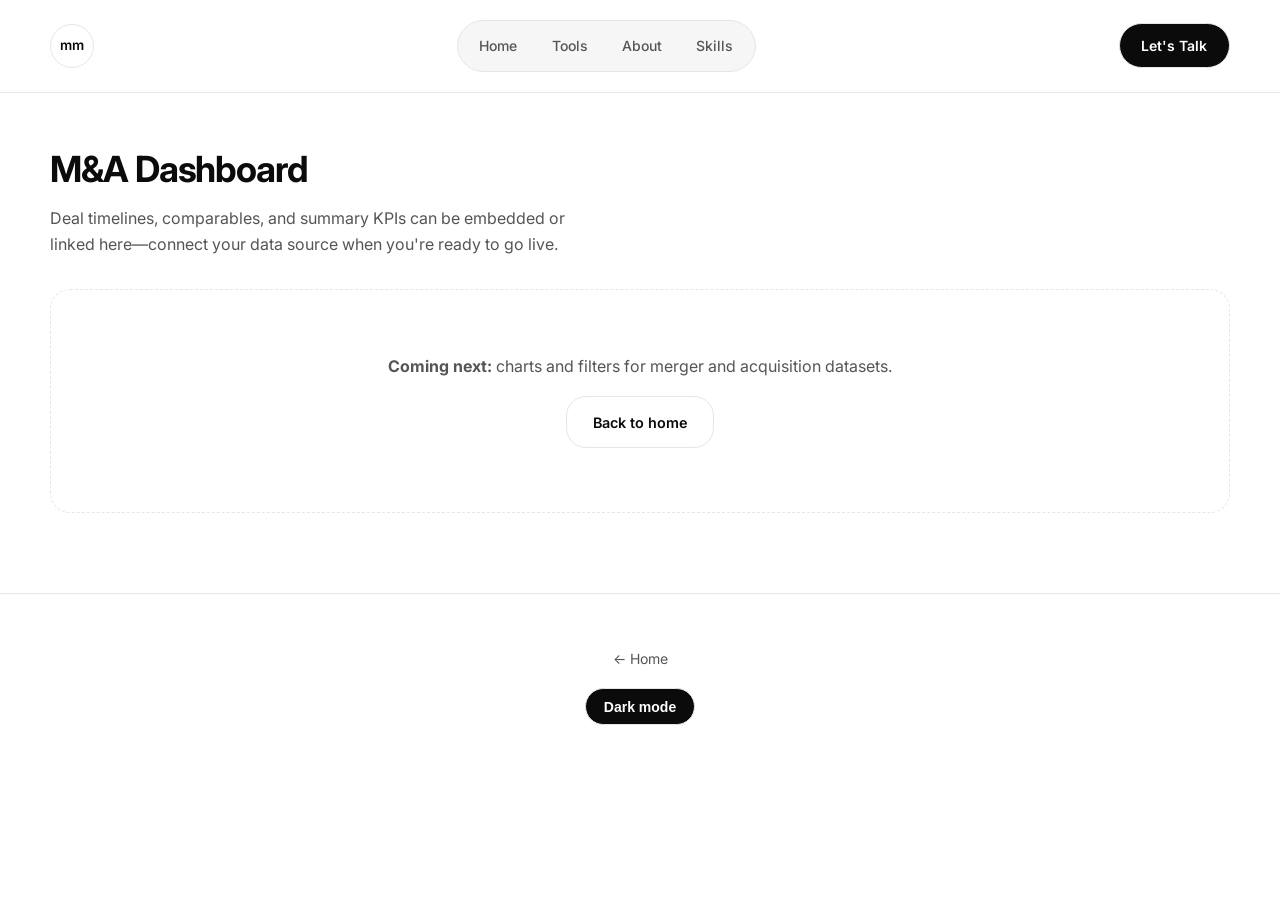
<file: ma-dashboard.html>
<!DOCTYPE html>
<html lang="en">
<head>
  <meta charset="UTF-8">
  <meta name="viewport" content="width=device-width, initial-scale=1.0">
  <title>M&amp;A Dashboard — Mahathir Mahbub</title>
  <link rel="icon" href="favicon.ico" sizes="any">
  <link rel="preconnect" href="https://fonts.googleapis.com">
  <link rel="preconnect" href="https://fonts.gstatic.com" crossorigin>
  <link href="https://fonts.googleapis.com/css2?family=Inter:wght@400;500;600;700&display=swap" rel="stylesheet">
  <link rel="stylesheet" href="assets/site.css">
</head>
<body class="tool-page">
  <header class="site-header">
    <div class="container-narrow header-inner">
      <a href="index.html" class="logo-mark" aria-label="Home">mm</a>
      <nav class="nav-pill" aria-label="Primary">
        <a href="index.html">Home</a>
        <a href="index.html#tools">Tools</a>
        <a href="index.html#about">About</a>
        <a href="index.html#skills">Skills</a>
      </nav>
      <a class="btn-pill" href="index.html#contact">Let&apos;s Talk</a>
    </div>
  </header>
  <main>
    <div class="container-narrow">
      <h1 class="page-title">M&amp;A Dashboard</h1>
      <p class="page-lead">
        Deal timelines, comparables, and summary KPIs can be embedded or linked here—connect your data source when you&apos;re ready to go live.
      </p>
      <div class="tool-placeholder">
        <p><strong>Coming next:</strong> charts and filters for merger and acquisition datasets.</p>
        <p style="margin-top: 1rem;"><a href="index.html" class="btn-rect" style="display: inline-flex;">Back to home</a></p>
      </div>
    </div>
  </main>
  <footer class="site-footer">
    <div class="container-narrow">
      <p><a href="index.html" style="color: inherit;">← Home</a></p>
      <div class="footer-theme-row">
        <button id="themeToggle" class="btn-pill theme-toggle-btn" type="button">Light mode</button>
      </div>
    </div>
  </footer>
  <script src="assets/theme.js"></script>
</body>
</html>
</file>
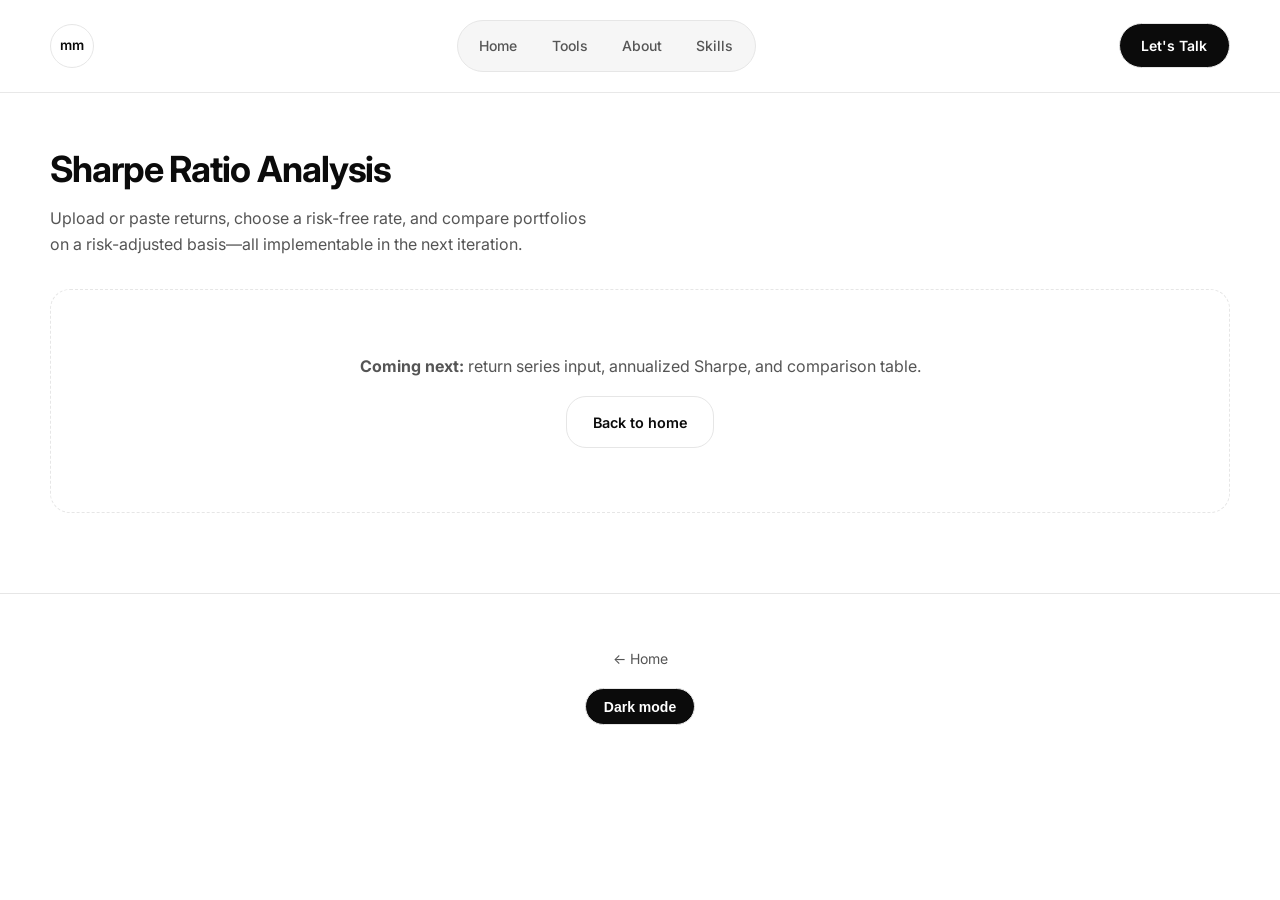
<file: sharpe-ratio.html>
<!DOCTYPE html>
<html lang="en">
<head>
  <meta charset="UTF-8">
  <meta name="viewport" content="width=device-width, initial-scale=1.0">
  <title>Sharpe Ratio Analysis — Mahathir Mahbub</title>
  <link rel="icon" href="favicon.ico" sizes="any">
  <link rel="preconnect" href="https://fonts.googleapis.com">
  <link rel="preconnect" href="https://fonts.gstatic.com" crossorigin>
  <link href="https://fonts.googleapis.com/css2?family=Inter:wght@400;500;600;700&display=swap" rel="stylesheet">
  <link rel="stylesheet" href="assets/site.css">
</head>
<body class="tool-page">
  <header class="site-header">
    <div class="container-narrow header-inner">
      <a href="index.html" class="logo-mark" aria-label="Home">mm</a>
      <nav class="nav-pill" aria-label="Primary">
        <a href="index.html">Home</a>
        <a href="index.html#tools">Tools</a>
        <a href="index.html#about">About</a>
        <a href="index.html#skills">Skills</a>
      </nav>
      <a class="btn-pill" href="index.html#contact">Let&apos;s Talk</a>
    </div>
  </header>
  <main>
    <div class="container-narrow">
      <h1 class="page-title">Sharpe Ratio Analysis</h1>
      <p class="page-lead">
        Upload or paste returns, choose a risk-free rate, and compare portfolios on a risk-adjusted basis—all implementable in the next iteration.
      </p>
      <div class="tool-placeholder">
        <p><strong>Coming next:</strong> return series input, annualized Sharpe, and comparison table.</p>
        <p style="margin-top: 1rem;"><a href="index.html" class="btn-rect" style="display: inline-flex;">Back to home</a></p>
      </div>
    </div>
  </main>
  <footer class="site-footer">
    <div class="container-narrow">
      <p><a href="index.html" style="color: inherit;">← Home</a></p>
      <div class="footer-theme-row">
        <button id="themeToggle" class="btn-pill theme-toggle-btn" type="button">Light mode</button>
      </div>
    </div>
  </footer>
  <script src="assets/theme.js"></script>
</body>
</html>
</file>
<file: assets/site.css>
/* Theme variables (dark default, light via [data-theme="light"]) */
:root {
  --bg: #000000;
  --surface: #141414;
  --surface-elevated: #1a1a1a;
  --border: #2a2a2a;
  --text: #ffffff;
  --muted: #a3a3a3;
  --pill: #252525;
  --header-bg: rgba(0, 0, 0, 0.85);
  --header-border: rgba(42, 42, 42, 0.6);
  --radius-lg: 20px;
  --radius-pill: 9999px;
  --font: "Inter", system-ui, -apple-system, sans-serif;
  --max: 1180px;
}

[data-theme="light"] {
  --bg: #ffffff;
  --surface: #f6f6f6;
  --surface-elevated: #ffffff;
  --border: #e6e6e6;
  --text: #0b0b0b;
  --muted: #555555;
  --pill: #ededed;
  --header-bg: rgba(255, 255, 255, 0.85);
  --header-border: rgba(230, 230, 230, 0.9);
}

*,
*::before,
*::after {
  box-sizing: border-box;
}

html {
  scroll-behavior: smooth;
}

body {
  margin: 0;
  font-family: var(--font);
  background: var(--bg);
  color: var(--text);
  line-height: 1.6;
  -webkit-font-smoothing: antialiased;
}

img {
  max-width: 100%;
  height: auto;
  display: block;
}

a {
  color: inherit;
  text-decoration: none;
}

.container-narrow {
  width: min(100% - 2.5rem, var(--max));
  margin-inline: auto;
}

/* Header */
.site-header {
  position: sticky;
  top: 0;
  z-index: 50;
  padding: 1.25rem 0;
  background: var(--header-bg);
  backdrop-filter: blur(12px);
  border-bottom: 1px solid var(--header-border);
}

.header-inner {
  display: flex;
  align-items: center;
  justify-content: space-between;
  gap: 1rem;
  flex-wrap: wrap;
}

.logo-mark {
  width: 44px;
  height: 44px;
  border-radius: 50%;
  background: var(--surface-elevated);
  border: 1px solid var(--border);
  display: grid;
  place-items: center;
  font-size: 0.85rem;
  font-weight: 600;
  letter-spacing: -0.02em;
  text-transform: lowercase;
}

.nav-pill {
  display: flex;
  align-items: center;
  gap: 0.15rem;
  padding: 0.35rem;
  background: var(--surface);
  border: 1px solid var(--border);
  border-radius: var(--radius-pill);
  flex-wrap: wrap;
  justify-content: center;
}

.nav-pill a {
  padding: 0.5rem 1rem;
  border-radius: var(--radius-pill);
  font-size: 0.875rem;
  font-weight: 500;
  color: var(--muted);
  transition: color 0.2s, background 0.2s;
}

.nav-pill a:hover,
.nav-pill a:focus-visible {
  color: var(--text);
  background: var(--pill);
  outline: none;
}

.btn-pill {
  display: inline-flex;
  align-items: center;
  justify-content: center;
  padding: 0.65rem 1.35rem;
  border-radius: var(--radius-pill);
  font-size: 0.875rem;
  font-weight: 600;
  border: 1px solid var(--border);
  background: var(--text);
  color: var(--bg);
  transition: transform 0.15s, opacity 0.15s;
}

.btn-pill:hover {
  opacity: 0.92;
  transform: translateY(-1px);
}

.btn-pill--ghost {
  background: transparent;
  color: var(--text);
  border-color: var(--border);
}

.btn-pill--ghost:hover {
  background: var(--surface);
}

/* Hero */
.hero {
  padding: 3.5rem 0 5rem;
}

.hero-grid {
  display: grid;
  grid-template-columns: 1fr 1fr;
  gap: 3rem;
  align-items: center;
}

@media (max-width: 900px) {
  .hero-grid {
    grid-template-columns: 1fr;
    text-align: center;
  }

  .hero-actions {
    justify-content: center;
  }

  .social-row {
    justify-content: center;
  }

  .hero-visual {
    order: -1;
    max-width: 320px;
    margin-inline: auto;
  }
}

.hero-eyebrow {
  font-size: 0.95rem;
  color: var(--muted);
  margin-bottom: 0.75rem;
}

.hero h1 {
  font-size: clamp(2.25rem, 5vw, 3.25rem);
  font-weight: 700;
  line-height: 1.15;
  letter-spacing: -0.03em;
  margin: 0 0 1.25rem;
}

.hero-lead {
  color: var(--muted);
  font-size: 1.05rem;
  max-width: 32ch;
  margin: 0 0 1.75rem;
}

@media (max-width: 900px) {
  .hero-lead {
    max-width: none;
    margin-inline: auto;
  }
}

.hero-actions {
  display: flex;
  flex-wrap: wrap;
  gap: 1rem;
  align-items: center;
  margin-bottom: 1.5rem;
}

.btn-rect {
  display: inline-flex;
  align-items: center;
  justify-content: center;
  padding: 0.85rem 1.6rem;
  border-radius: var(--radius-lg);
  font-size: 0.9rem;
  font-weight: 600;
  background: var(--surface-elevated);
  color: var(--text);
  border: 1px solid var(--border);
  transition: background 0.2s, border-color 0.2s;
}

.btn-rect:hover {
  background: var(--pill);
  border-color: #3a3a3a;
}

.social-row {
  display: flex;
  gap: 0.75rem;
}

.social-row a {
  width: 42px;
  height: 42px;
  border-radius: 12px;
  background: var(--surface);
  border: 1px solid var(--border);
  display: grid;
  place-items: center;
  transition: background 0.2s;
}

.social-row a:hover {
  background: var(--pill);
}

.social-row svg {
  width: 20px;
  height: 20px;
  opacity: 0.85;
}

.hero-visual {
  position: relative;
}

.hero-photo-wrap {
  border-radius: var(--radius-lg);
  overflow: hidden;
  border: 1px solid var(--border);
  background: var(--surface);
  aspect-ratio: 4 / 5;
  max-height: 480px;
}

.hero-photo-wrap img {
  width: 100%;
  height: 100%;
  object-fit: cover;
  filter: grayscale(100%);
}

/* Section headings */
.section {
  padding: 4.5rem 0;
  border-top: 1px solid var(--border);
}

.section-head {
  text-align: center;
  max-width: 520px;
  margin: 0 auto 3rem;
}

.section-head h2 {
  font-size: clamp(1.75rem, 3vw, 2.25rem);
  font-weight: 700;
  letter-spacing: -0.03em;
  margin: 0 0 0.75rem;
}

.section-head p {
  color: var(--muted);
  margin: 0;
  font-size: 1rem;
}

/* Cards row */
.cards-row {
  display: grid;
  grid-template-columns: repeat(3, 1fr);
  gap: 1.25rem;
}

@media (max-width: 992px) {
  .cards-row {
    grid-template-columns: 1fr;
    max-width: 420px;
    margin-inline: auto;
  }
}

.tool-card {
  background: var(--surface-elevated);
  border: 1px solid var(--border);
  border-radius: var(--radius-lg);
  padding: 1.75rem;
  display: flex;
  flex-direction: column;
  min-height: 100%;
  transition: border-color 0.2s, transform 0.2s;
}

.tool-card:hover {
  border-color: #404040;
  transform: translateY(-2px);
}

.tool-card h3 {
  font-size: 1.15rem;
  font-weight: 600;
  margin: 0 0 0.75rem;
  letter-spacing: -0.02em;
}

.tool-card p {
  color: var(--muted);
  font-size: 0.925rem;
  margin: 0 0 1.25rem;
  flex-grow: 1;
}

.card-pills {
  display: flex;
  flex-wrap: wrap;
  gap: 0.5rem;
}

.card-pills a {
  font-size: 0.8rem;
  font-weight: 600;
  padding: 0.45rem 0.9rem;
  border-radius: var(--radius-pill);
  background: var(--pill);
  border: 1px solid var(--border);
  color: var(--text);
  transition: background 0.2s;
}

.card-pills a:hover {
  background: #333;
}

/* About */
.about-copy {
  text-align: center;
  color: var(--muted);
  max-width: 720px;
  margin: 0 auto 3rem;
  font-size: 1.05rem;
}

.approach-row {
  display: grid;
  grid-template-columns: repeat(3, 1fr);
  gap: 1.25rem;
  margin-bottom: 3.5rem;
}

@media (max-width: 768px) {
  .approach-row {
    grid-template-columns: 1fr;
  }
}

.approach-box {
  background: var(--surface);
  border: 1px solid var(--border);
  border-radius: var(--radius-lg);
  padding: 1.5rem;
}

.approach-num {
  font-size: 0.75rem;
  font-weight: 700;
  color: var(--muted);
  letter-spacing: 0.08em;
  margin-bottom: 0.5rem;
}

.approach-box h3 {
  font-size: 1rem;
  font-weight: 600;
  margin: 0 0 0.5rem;
}

.approach-box p {
  margin: 0;
  font-size: 0.9rem;
  color: var(--muted);
}

.stats-row {
  display: grid;
  grid-template-columns: repeat(3, 1fr);
  gap: 2rem;
  text-align: center;
}

@media (max-width: 640px) {
  .stats-row {
    grid-template-columns: 1fr;
    gap: 1.5rem;
  }
}

.stat-val {
  font-size: clamp(2rem, 4vw, 2.75rem);
  font-weight: 700;
  letter-spacing: -0.03em;
  line-height:1.2;
}

.stat-label {
  font-size: 0.9rem;
  color: var(--muted);
  margin-top: 0.35rem;
}

/* Skills */
.skills-grid {
  display: grid;
  grid-template-columns: repeat(4, 1fr);
  gap: 1.25rem;
}

@media (max-width: 992px) {
  .skills-grid {
    grid-template-columns: repeat(2, 1fr);
  }
}

@media (max-width: 520px) {
  .skills-grid {
    grid-template-columns: 1fr;
  }
}

.skill-card {
  background: var(--surface-elevated);
  border: 1px solid var(--border);
  border-radius: var(--radius-lg);
  padding: 1.5rem;
}

.skill-card h3 {
  font-size: 0.95rem;
  font-weight: 600;
  margin: 0 0 1rem;
}

.skill-tags {
  display: flex;
  flex-wrap: wrap;
  gap: 0.45rem;
}

.skill-tags span {
  font-size: 0.75rem;
  font-weight: 500;
  padding: 0.35rem 0.65rem;
  border-radius: var(--radius-pill);
  background: var(--pill);
  border: 1px solid var(--border);
  color: var(--muted);
}

/* Footer */
.site-footer {
  padding: 2.5rem 0;
  border-top: 1px solid var(--border);
  text-align: center;
  color: var(--muted);
  font-size: 0.875rem;
}

.footer-theme-row {
  margin-top: 1.1rem;
  display: flex;
  align-items: center;
  justify-content: center;
  gap: 0.75rem;
  flex-wrap: wrap;
}

.theme-toggle-btn {
  border-radius: var(--radius-pill);
  padding: 0.6rem 1.1rem;
}

/* Amortization comparison (3 scenarios) — do not reuse .amort-inputs on scenario cards */
.amort-comparison-layout {
  display: flex;
  flex-direction: column;
  gap: 2rem;
}

.amort-page-intro {
  margin-top: 0.35rem;
  margin-bottom: 0;
  max-width: 62ch;
}

.amort-scenarios-grid {
  display: grid;
  grid-template-columns: repeat(3, minmax(0, 1fr));
  gap: 1.25rem;
  align-items: stretch;
}

@media (max-width: 1060px) {
  .amort-scenarios-grid {
    grid-template-columns: 1fr;
  }
}

.amort-summary-panel .amort-detail-table-title {
  margin: 0 0 0.75rem;
  font-size: 1.05rem;
  font-weight: 700;
  letter-spacing: -0.02em;
  color: var(--text);
}

.amort-graph-title {
  margin-top: 0.25rem;
}

.amort-bootstrap-table-wrap {
  border-color: var(--border) !important;
  background: var(--surface-elevated);
}

.amort-bootstrap-table-wrap .table > :not(caption) > * > * {
  border-bottom-color: var(--border);
}

/* Comparison tables: match site dark/light (avoid bright white cells in dark mode) */
.amort-comparison-layout .amort-bootstrap-table-wrap .table {
  --bs-table-bg: var(--surface-elevated);
  --bs-table-color: var(--text);
  --bs-table-striped-bg: rgba(255, 255, 255, 0.055);
  --bs-table-hover-bg: rgba(255, 255, 255, 0.1);
  --bs-table-border-color: var(--border);
  color: var(--text);
}

[data-theme="light"] .amort-comparison-layout .amort-bootstrap-table-wrap .table {
  --bs-table-bg: #ffffff;
  --bs-table-color: var(--text);
  --bs-table-striped-bg: rgba(0, 0, 0, 0.035);
  --bs-table-hover-bg: rgba(0, 0, 0, 0.06);
  --bs-table-border-color: var(--border);
}

/* Scenario inputs / selects: dark surfaces in dark mode, white in light mode */
.amort-comparison-layout .form-control,
.amort-comparison-layout .form-select {
  background-color: var(--surface-elevated);
  color: var(--text);
  border-color: var(--border);
}

.amort-comparison-layout .form-control::placeholder {
  color: var(--muted);
  opacity: 0.9;
}

.amort-comparison-layout .form-control:focus,
.amort-comparison-layout .form-select:focus {
  background-color: var(--surface-elevated);
  color: var(--text);
  border-color: #6c757d;
  box-shadow: 0 0 0 0.2rem color-mix(in srgb, var(--text) 12%, transparent);
}

[data-theme="light"] .amort-comparison-layout .form-control,
[data-theme="light"] .amort-comparison-layout .form-select {
  background-color: #ffffff;
  color: var(--text);
  border-color: var(--border);
}

[data-theme="light"] .amort-comparison-layout .form-control:focus,
[data-theme="light"] .amort-comparison-layout .form-select:focus {
  background-color: #ffffff;
  box-shadow: 0 0 0 0.2rem rgba(13, 110, 253, 0.2);
}

.amort-comparison-layout .form-label,
.amort-comparison-layout .form-text {
  color: var(--muted);
}

.amort-comparison-layout .form-check-label {
  color: var(--text);
}

.amort-comparison-layout .form-check-input {
  background-color: var(--surface-elevated);
  border-color: var(--border);
}

.amort-comparison-layout .form-check-input:focus {
  box-shadow: 0 0 0 0.2rem color-mix(in srgb, var(--text) 15%, transparent);
}

[data-theme="light"] .amort-comparison-layout .form-check-input:focus {
  box-shadow: 0 0 0 0.2rem rgba(13, 110, 253, 0.25);
}

/* Collapsible amortization schedule (accordion) */
.amort-schedule-accordion .accordion-item {
  background: var(--surface-elevated);
  border-color: var(--border) !important;
}

.amort-schedule-accordion .accordion-button {
  background: var(--surface);
  color: var(--text);
  box-shadow: none;
}

.amort-schedule-accordion .accordion-button:not(.collapsed) {
  background: var(--surface-elevated);
  color: var(--text);
  box-shadow: none;
}

.amort-schedule-accordion .accordion-button:focus {
  box-shadow: none;
  border-color: var(--border);
}

html:not([data-theme="light"]) .amort-schedule-accordion .accordion-button::after {
  filter: brightness(0) invert(1);
}

.amort-schedule-hint {
  color: var(--muted) !important;
  font-weight: 400;
}

.amort-schedule-accordion .accordion-body {
  background: var(--surface-elevated);
}

.amort-schedule-accordion .amort-bootstrap-table-wrap {
  border: 0 !important;
  border-radius: 0;
}

/* Back button on tool pages: visible in dark mode */
html:not([data-theme="light"]) .tool-page main .btn-outline-secondary {
  color: var(--text);
  border-color: var(--border);
}

html:not([data-theme="light"]) .tool-page main .btn-outline-secondary:hover {
  background: var(--surface);
  color: var(--text);
  border-color: var(--border);
}

.amort-chart-canvas-wrap {
  width: 100%;
  max-width: 720px;
}

/* Amortization tracker page */
.amort-grid {
  display: grid;
  grid-template-columns: 320px 1fr;
  grid-template-rows: auto auto auto; /* radio row, payment parses row, chart row */
  gap: 2rem;
  align-items: start;
  margin-top: 1.25rem;
}

.amort-inputs {
  grid-column: 1;
  grid-row: 1 / span 3;
}

.amort-radio {
  grid-column: 2;
  grid-row: 1;
}

.amort-payments {
  grid-column: 2;
  grid-row: 2;
}

.amort-chart {
  grid-column: 2;
  grid-row: 3;
}

.amort-section-title {
  margin: 0 0 1rem;
  font-weight: 700;
  letter-spacing: -0.02em;
}

.amort-field label {
  display: block;
  color: var(--muted);
  font-weight: 600;
  margin-bottom: 0.35rem;
  font-size: 0.92rem;
}

.amort-input {
  width: 100%;
  padding: 0.75rem 0.95rem;
  border-radius: 14px;
  border: 1px solid var(--border);
  background: var(--surface);
  color: var(--text);
  outline: none;
}

.amort-input:focus {
  border-color: #6a6a6a;
}

.amort-actions {
  margin-top: 1rem;
  display: flex;
  gap: 0.75rem;
  flex-wrap: wrap;
}

.amort-radio-group {
  display: grid;
  gap: 0.75rem;
}

.amort-radio-option {
  display: flex;
  gap: 0.7rem;
  align-items: center;
  padding: 0.65rem 0.8rem;
  border-radius: 14px;
  border: 1px solid var(--border);
  background: var(--surface);
}

.amort-kpis {
  display: grid;
  grid-template-columns: repeat(3, 1fr);
  gap: 1rem;
  margin-bottom: 1.3rem;
}

@media (max-width: 1060px) {
  .amort-grid {
    grid-template-columns: 1fr;
    grid-template-rows: auto auto auto;
  }
  .amort-inputs,
  .amort-radio,
  .amort-payments,
  .amort-chart {
    grid-column: 1;
    grid-row: auto;
  }
}

@media (max-width: 720px) {
  .amort-kpis {
    grid-template-columns: 1fr;
  }
}

.amort-kpi-label {
  color: var(--muted);
  font-weight: 700;
  font-size: 0.86rem;
  margin-bottom: 0.45rem;
}

.amort-kpi-value {
  font-size: 1.3rem;
  font-weight: 800;
  letter-spacing: -0.03em;
}

.amort-table-wrap {
  overflow: auto;
  border-radius: var(--radius-lg);
  border: 1px solid var(--border);
}

.amort-table {
  width: 100%;
  border-collapse: collapse;
}

.amort-table th,
.amort-table td {
  padding: 0.55rem 0.7rem;
  border-bottom: 1px solid var(--border);
  text-align: left;
  white-space: nowrap;
  font-size: 0.88rem;
}

.amort-table th {
  position: sticky;
  top: 0;
  background: var(--surface-elevated);
  color: var(--text);
  font-weight: 800;
}

/* Tool subpage */
.tool-page main {
  padding: 3rem 0 5rem;
}

.tool-page .page-title {
  font-size: clamp(1.75rem, 3vw, 2.25rem);
  font-weight: 700;
  margin: 0 0 0.5rem;
  letter-spacing: -0.03em;
}

.tool-page .page-lead {
  color: var(--muted);
  max-width: 55ch;
  margin: 0 0 2rem;
}

.tool-placeholder {
  background: var(--surface-elevated);
  border: 1px dashed var(--border);
  border-radius: var(--radius-lg);
  padding: 3rem 2rem;
  text-align: center;
  color: var(--muted);
}

/* DCF Analyzer — input grid + themed tables (matches amortization tool cards) */
.dcf-input-layout {
  display: grid;
  grid-template-columns: repeat(3, minmax(0, 1fr));
  gap: 1.25rem;
  align-items: start;
  margin-bottom: 2.5rem;
}

/* Tallest column no longer forces short cards to stretch (see .tool-card min-height) */
.dcf-input-layout > .dcf-section-card.tool-card {
  align-self: start;
  min-height: 0;
  height: auto;
}

@media (max-width: 1060px) {
  .dcf-input-layout {
    grid-template-columns: 1fr;
  }
}

.dcf-section-card .amort-section-title {
  margin-top: 0;
}

.dcf-field-grid {
  display: grid;
  gap: 1rem;
}

@media (min-width: 520px) {
  .dcf-field-grid--2 {
    grid-template-columns: repeat(2, minmax(0, 1fr));
  }
}

.dcf-valuation-row {
  display: flex;
  flex-wrap: wrap;
  gap: 1rem 1.5rem;
  align-items: center;
  margin-bottom: 0.75rem;
}

.dcf-valuation-row .form-check {
  margin-bottom: 0;
}

.dcf-actions {
  display: flex;
  flex-wrap: wrap;
  gap: 0.75rem;
  margin-top: 1.25rem;
  padding-top: 1rem;
  border-top: 1px solid var(--border);
}

.dcf-actions .btn-primary {
  font-weight: 600;
}

.dcf-results-stack {
  display: flex;
  flex-direction: column;
  gap: 2rem;
}

.dcf-result-panel {
  margin: 0;
}

.dcf-result-panel .amort-section-title {
  margin-top: 0;
}

.dcf-chart-wrap {
  width: 100%;
  max-width: 720px;
  margin-top: 0.75rem;
}

.dcf-result-heading {
  font-size: 1.15rem;
  font-weight: 700;
  letter-spacing: -0.02em;
  margin: 0 0 0.75rem;
}

.dcf-page .form-label,
.dcf-page .form-text {
  color: var(--muted);
}

.dcf-page .form-control,
.dcf-page .form-select {
  background-color: var(--surface-elevated);
  color: var(--text);
  border-color: var(--border);
}

.dcf-page .form-control::placeholder {
  color: var(--muted);
  opacity: 0.9;
}

.dcf-page .form-control:focus,
.dcf-page .form-select:focus {
  background-color: var(--surface-elevated);
  color: var(--text);
  border-color: #6c757d;
  box-shadow: 0 0 0 0.2rem color-mix(in srgb, var(--text) 12%, transparent);
}

[data-theme="light"] .dcf-page .form-control,
[data-theme="light"] .dcf-page .form-select {
  background-color: #ffffff;
}

[data-theme="light"] .dcf-page .form-control:focus,
[data-theme="light"] .dcf-page .form-select:focus {
  box-shadow: 0 0 0 0.2rem rgba(13, 110, 253, 0.2);
}

.dcf-page .form-check-input {
  background-color: var(--surface-elevated);
  border-color: var(--border);
}

.dcf-page .form-check-label {
  color: var(--text);
}

.dcf-bootstrap-table-wrap {
  border-color: var(--border) !important;
  background: var(--surface-elevated);
}

.dcf-bootstrap-table-wrap .table > :not(caption) > * > * {
  border-bottom-color: var(--border);
}

.dcf-page .dcf-bootstrap-table-wrap .table {
  --bs-table-bg: var(--surface-elevated);
  --bs-table-color: var(--text);
  --bs-table-striped-bg: rgba(255, 255, 255, 0.055);
  --bs-table-hover-bg: rgba(255, 255, 255, 0.1);
  --bs-table-border-color: var(--border);
  color: var(--text);
}

[data-theme="light"] .dcf-page .dcf-bootstrap-table-wrap .table {
  --bs-table-bg: #ffffff;
  --bs-table-color: #0a0a0a;
  --bs-table-striped-bg: rgba(0, 0, 0, 0.045);
  --bs-table-hover-bg: rgba(0, 0, 0, 0.08);
  --bs-table-border-color: #2d2d2d;
}

[data-theme="light"] .dcf-page .dcf-bootstrap-table-wrap {
  border-color: #2d2d2d !important;
}

.dcf-page .text-block-muted {
  color: var(--muted);
  font-size: 0.925rem;
  line-height: 1.6;
}

.dcf-page .dcf-inline-hint {
  font-size: 0.8rem;
  color: var(--muted);
  margin-top: 0.25rem;
}

.dcf-summary-card {
  padding: 1rem 1.25rem;
  border-radius: var(--radius-lg);
  border: 1px solid var(--border);
  background: var(--surface);
  color: var(--text);
  font-size: 0.95rem;
  line-height: 1.65;
}

.dcf-summary-card strong {
  color: var(--text);
}

/* DCF skeleton loaders (dark + light) */
.dcf-page {
  --dcf-skeleton-base: #252525;
  --dcf-skeleton-shine: #3a3a3a;
}

[data-theme="light"] .dcf-page {
  --dcf-skeleton-base: #e4e4e4;
  --dcf-skeleton-shine: #f0f0f0;
}

.dcf-skeleton {
  padding: 0.25rem 0 0.5rem;
}

.dcf-skeleton--chart {
  min-height: 200px;
  padding-bottom: 1rem;
}

.dcf-skeleton--table .dcf-skeleton-line {
  margin-bottom: 0.4rem;
}

.dcf-skeleton-line {
  height: 0.65rem;
  border-radius: 6px;
  margin-bottom: 0.55rem;
  max-width: 100%;
  background: linear-gradient(
    90deg,
    var(--dcf-skeleton-base) 0%,
    var(--dcf-skeleton-shine) 50%,
    var(--dcf-skeleton-base) 100%
  );
  background-size: 200% 100%;
  animation: dcf-skeleton-shimmer 1.15s ease-in-out infinite;
}

.dcf-skeleton-line.w-100 { width: 100%; }
.dcf-skeleton-line.w-90 { width: 90%; }
.dcf-skeleton-line.w-85 { width: 85%; }
.dcf-skeleton-line.w-80 { width: 80%; }
.dcf-skeleton-line.w-75 { width: 75%; }
.dcf-skeleton-line.w-70 { width: 70%; }
.dcf-skeleton-line.w-66 { width: 66%; }
.dcf-skeleton-line.w-60 { width: 60%; }
.dcf-skeleton-line.w-50 { width: 50%; }

@keyframes dcf-skeleton-shimmer {
  0% { background-position: 200% 0; }
  100% { background-position: -200% 0; }
}

.dcf-pipeline-panel .progress {
  height: 0.65rem;
  border-radius: var(--radius-pill);
  background: var(--surface);
  border: 1px solid var(--border);
}

.dcf-pipeline-panel .progress-bar {
  background: var(--text);
  color: var(--bg);
}

[data-theme="light"] .dcf-pipeline-panel .progress-bar {
  background: #0b5ed7;
}

.dcf-pipeline-steps {
  font-size: 0.9rem;
}

.dcf-step {
  display: flex;
  align-items: flex-start;
  gap: 0.5rem;
  padding: 0.35rem 0;
  border-bottom: 1px solid var(--border);
  flex-wrap: wrap;
}

.dcf-step:last-child {
  border-bottom: 0;
}

.dcf-step-icon {
  flex: 0 0 1.1rem;
  width: 1.1rem;
  height: 1.1rem;
  margin-top: 0.1rem;
  border-radius: 50%;
  border: 2px solid var(--muted);
  background: transparent;
}

.dcf-step--pending .dcf-step-icon {
  opacity: 0.4;
}

.dcf-step--running .dcf-step-icon {
  border-color: var(--text);
  border-top-color: transparent;
  animation: dcf-spin 0.7s linear infinite;
}

.dcf-step--ok .dcf-step-icon {
  border-color: #198754;
  background: #198754;
  box-shadow: inset 0 0 0 2px var(--surface-elevated);
}

.dcf-step--fail .dcf-step-icon {
  border-color: #dc3545;
  background: #dc3545;
  box-shadow: inset 0 0 0 2px var(--surface-elevated);
}

.dcf-step-label {
  font-weight: 600;
  color: var(--text);
  flex: 1 1 auto;
  min-width: 0;
}

.dcf-step-detail {
  flex: 1 1 100%;
  margin-left: 1.6rem;
  font-size: 0.82rem;
  color: var(--muted);
}

.dcf-step--fail .dcf-step-detail {
  color: #dc3545;
}

@keyframes dcf-spin {
  to { transform: rotate(360deg); }
}

/* DCF page — light mode: stronger text, inputs, and chart-friendly background */
[data-theme="light"] .dcf-page {
  --dcf-body-text: #0a0a0a;
  --dcf-label: #141414;
  --dcf-input-border: #2d2d2d;
  --dcf-input-bg: #ffffff;
}

[data-theme="light"] .dcf-page .page-title,
[data-theme="light"] .dcf-page .amort-section-title,
[data-theme="light"] .dcf-page .dcf-result-heading {
  color: var(--dcf-body-text);
}

[data-theme="light"] .dcf-page .page-lead,
[data-theme="light"] .dcf-page #result {
  color: var(--dcf-body-text);
}

[data-theme="light"] .dcf-page .form-label {
  color: var(--dcf-label);
  font-weight: 600;
}

[data-theme="light"] .dcf-page .form-control,
[data-theme="light"] .dcf-page .form-select {
  background-color: var(--dcf-input-bg) !important;
  color: var(--dcf-body-text) !important;
  border: 2px solid var(--dcf-input-border) !important;
  font-weight: 500;
}

[data-theme="light"] .dcf-page .form-control::placeholder {
  color: #5c5c5c;
  opacity: 1;
}

[data-theme="light"] .dcf-page .form-control:focus,
[data-theme="light"] .dcf-page .form-select:focus {
  border-color: #0b5ed7 !important;
  box-shadow: 0 0 0 0.2rem rgba(13, 110, 253, 0.28) !important;
  outline: none;
}

[data-theme="light"] .dcf-page .form-check-input {
  border: 2px solid var(--dcf-input-border);
  background-color: #fff;
}

[data-theme="light"] .dcf-page .form-check-input:checked {
  background-color: #0b5ed7;
  border-color: #0a58ca;
}

[data-theme="light"] .dcf-page .text-block-muted {
  color: #3d3d3d;
}

[data-theme="light"] .dcf-page .dcf-inline-hint {
  color: #4a4a4a;
}

[data-theme="light"] .dcf-page .tool-card {
  background: #fafafa;
  border-color: #c8c8c8;
}

[data-theme="light"] .dcf-page .dcf-summary-card {
  background: #ffffff;
  border-color: #2d2d2d;
  color: var(--dcf-body-text);
}

[data-theme="light"] .dcf-page .dcf-chart-wrap {
  background: #fafafa;
  border: 1px solid #d8d8d8;
  border-radius: var(--radius-lg);
  padding: 0.75rem 0.75rem 0.25rem;
}

/* Mobile nav */
@media (max-width: 720px) {
  .header-inner {
    flex-direction: column;
  }

  .nav-pill {
    width: 100%;
    justify-content: center;
  }

  .header-inner .btn-pill {
    width: 100%;
  }
}
</file>
